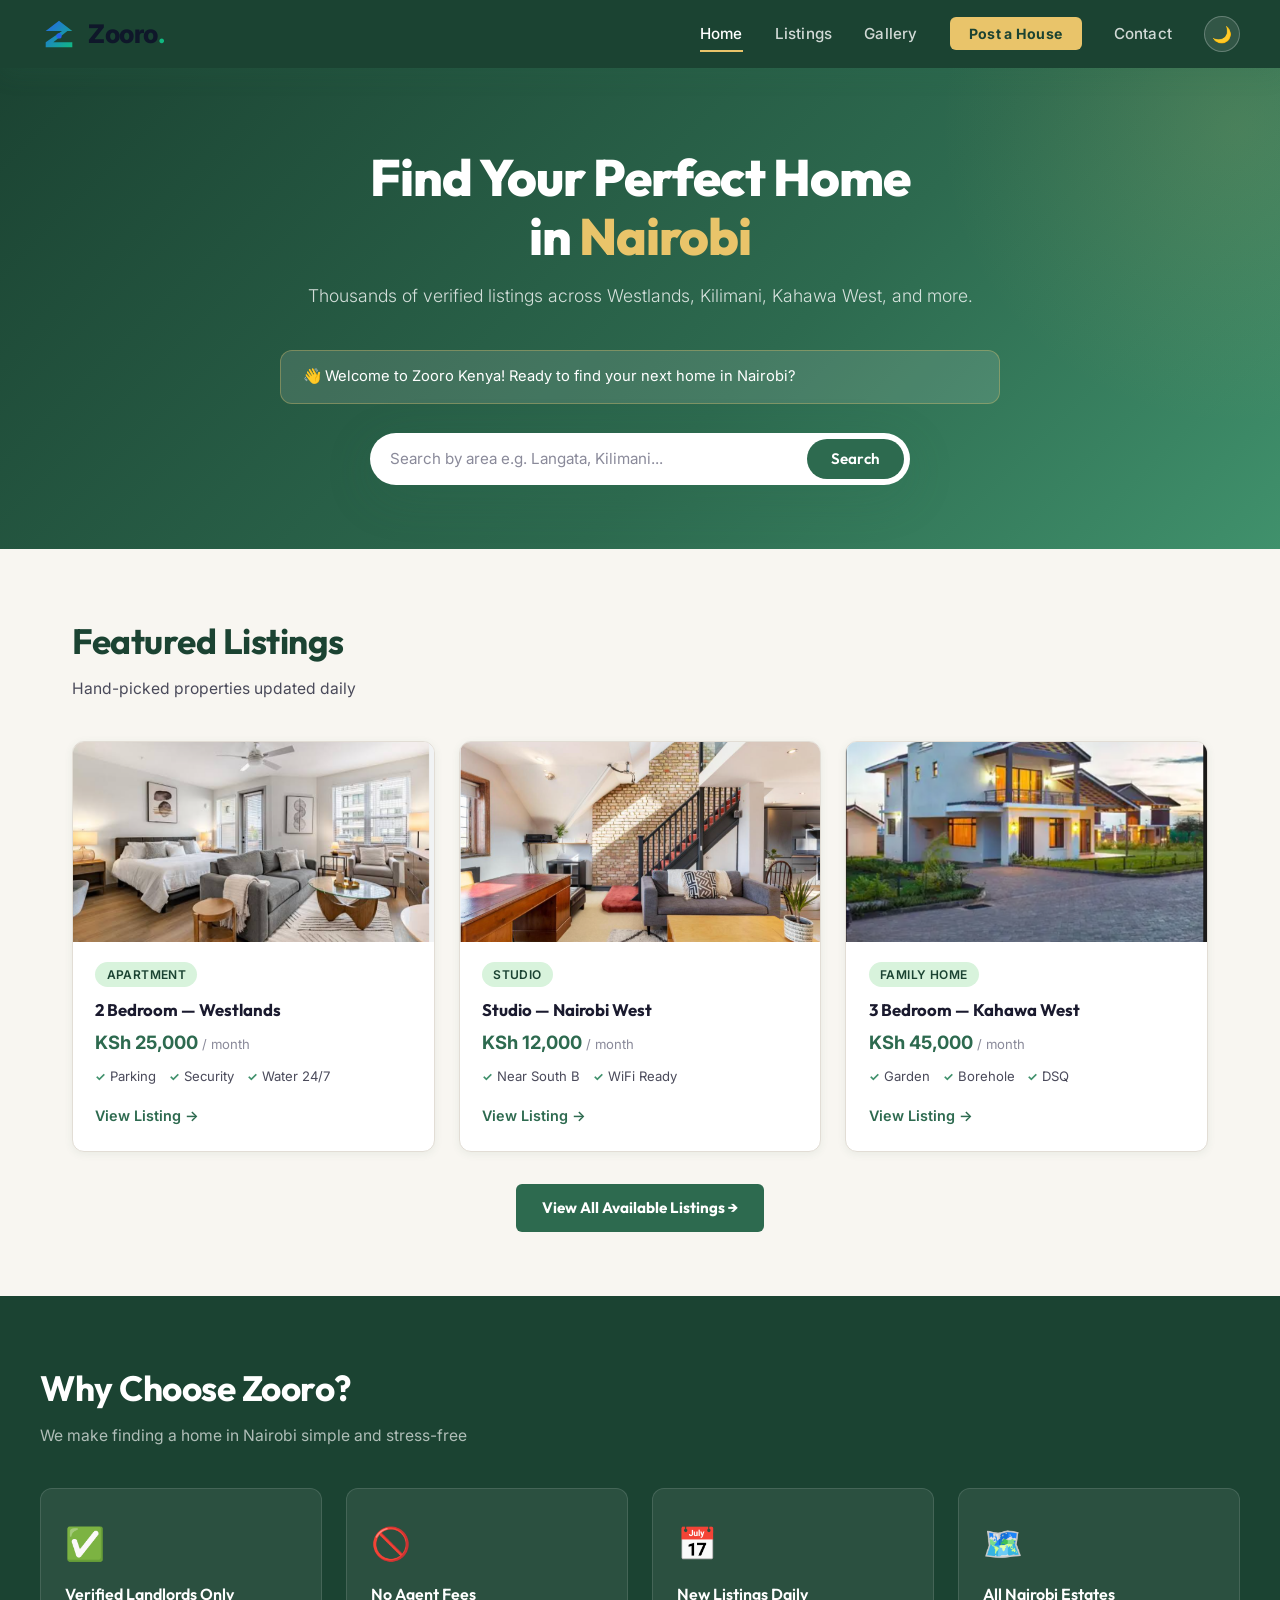
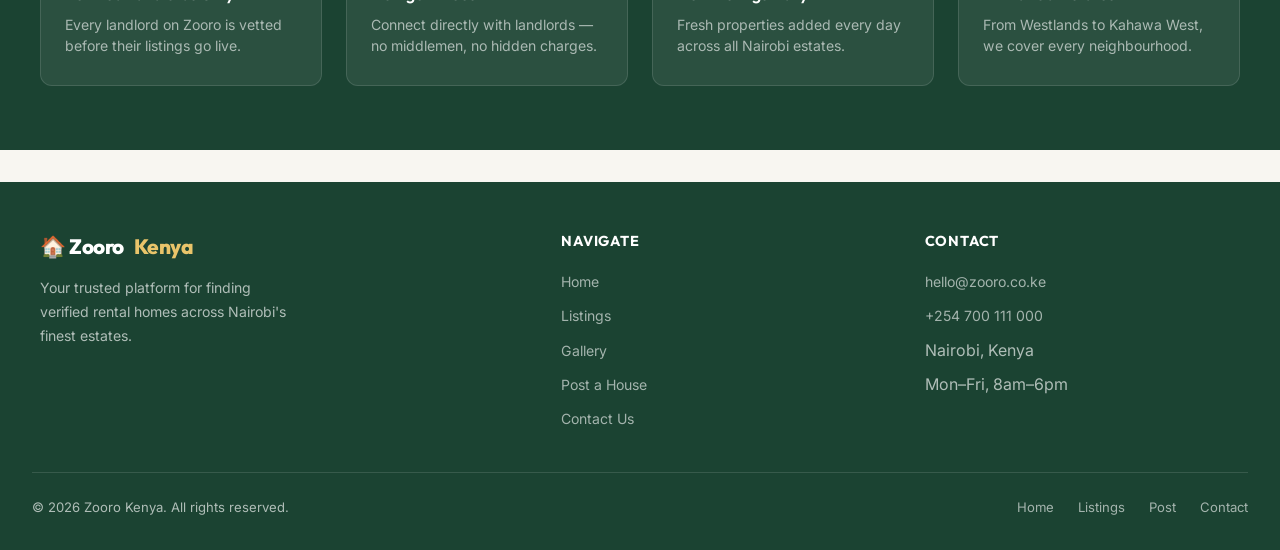
<file: index.html>
<!DOCTYPE html>
<html lang="en">
<head>
  <meta charset="UTF-8" />
  <meta name="viewport" content="width=device-width, initial-scale=1.0" />
  <title>Zooro — Find Your Home in Nairobi</title>
  <link rel="stylesheet" href="style.css" />
  <link rel="icon" type="image/svg+xml" href="favicon.svg.txt">
  
</head>
<body>

  <!-- NAVIGATION -->
  <nav>
    <div class="nav-container">
      <a href="index.html" class="brand-logo">
  <svg class="logo-svg" viewBox="0 0 100 100" xmlns="http://www.w3.org/2000/svg">
    <defs>
      <linearGradient id="zooroGradient" x1="0%" y1="0%" x2="100%" y2="100%">
        <stop offset="0%" stop-color="#2563EB" /> <!-- Modern Indigo Blue -->
        <stop offset="100%" stop-color="#10B981" /> <!-- Fresh Emerald Green -->
      </linearGradient>
    </defs>
    <!-- Roof + Z-letter combined mark -->
    <path d="M 15 42 L 50 15 L 85 42 L 72 42 L 35 72 L 85 72 L 85 85 L 15 85 L 15 72 L 58 42 Z" fill="url(#zooroGradient)" />
    <!-- Accent Door/Location Pin element -->
    <circle cx="50" cy="55" r="7" fill="#2563EB" />
  </svg>
  <span class="brand-name">Zooro<span class="brand-dot">.</span></span>
</a>
      <ul class="nav-links">
        <li><a href="index.html" class="active">Home</a></li>
        <li><a href="listings.html">Listings</a></li>
        <li><a href="gallery.html">Gallery</a></li>
        <li><a href="post_house.php" class="nav-cta">Post a House</a></li>
        <li><a href="contact.html">Contact</a></li>
      </ul>
    </div>
  </nav>

  <!-- HERO -->
  <header class="hero">
    <div class="hero-content">
      <h1>Find Your Perfect Home<br/>in <span>Nairobi</span></h1>
      <p>Thousands of verified listings across Westlands, Kilimani, Kahawa West, and more.</p>
      <form class="search-bar" action="listings.html" method="get">
        <input type="text" name="area" placeholder="Search by area e.g. Langata, Kilimani..." />
        <button type="submit">Search</button>
      </form>
    </div>
  </header>

  <!-- FEATURED LISTINGS -->
  <section>
    <h2 class="section-title">Featured Listings</h2>
    <p class="section-subtitle">Hand-picked properties updated daily</p>
    <div class="listings-grid">

      <article class="listing-card">
        <img src="house2.1.png" alt="2 bedroom house in Westlands" />
        <div class="listing-card-body">
          <span class="listing-tag">Apartment</span>
          <h3>2 Bedroom — Westlands</h3>
          <p class="listing-price">KSh 25,000 <span>/ month</span></p>
          <ul class="listing-features">
            <li>Parking</li>
            <li>Security</li>
            <li>Water 24/7</li>
          </ul>
          <a href="listings.html" class="btn-view">View Listing →</a>
        </div>
      </article>

      <article class="listing-card">
        <img src="house4.png" alt="Studio apartment near South B" />
        <div class="listing-card-body">
          <span class="listing-tag">Studio</span>
          <h3>Studio — Nairobi West</h3>
          <p class="listing-price">KSh 12,000 <span>/ month</span></p>
          <ul class="listing-features">
            <li>Near South B</li>
            <li>WiFi Ready</li>
          </ul>
          <a href="listings.html" class="btn-view">View Listing →</a>
        </div>
      </article>

      <article class="listing-card">
        <img src="house3.png" alt="3 bedroom in Kahawa West" />
        <div class="listing-card-body">
          <span class="listing-tag">Family Home</span>
          <h3>3 Bedroom — Kahawa West</h3>
          <p class="listing-price">KSh 45,000 <span>/ month</span></p>
          <ul class="listing-features">
            <li>Garden</li>
            <li>Borehole</li>
            <li>DSQ</li>
          </ul>
          <a href="listings.html" class="btn-view">View Listing →</a>
        </div>
      </article>

    </div>
    <div style="text-align:center; margin-top:2rem;">
      <a href="listings.html" class="btn-primary">View All Available Listings →</a>
    </div>
  </section>

  <!-- WHY ZOORO -->
  <div class="features-section">
    <div class="features-inner">
      <h2 class="section-title">Why Choose Zooro?</h2>
      <p class="section-subtitle">We make finding a home in Nairobi simple and stress-free</p>
      <div class="features-grid">
        <div class="feature-card">
          <div class="feature-icon">✅</div>
          <h4>Verified Landlords Only</h4>
          <p>Every landlord on Zooro is vetted before their listings go live.</p>
        </div>
        <div class="feature-card">
          <div class="feature-icon">🚫</div>
          <h4>No Agent Fees</h4>
          <p>Connect directly with landlords — no middlemen, no hidden charges.</p>
        </div>
        <div class="feature-card">
          <div class="feature-icon">📅</div>
          <h4>New Listings Daily</h4>
          <p>Fresh properties added every day across all Nairobi estates.</p>
        </div>
        <div class="feature-card">
          <div class="feature-icon">🗺️</div>
          <h4>All Nairobi Estates</h4>
          <p>From Westlands to Kahawa West, we cover every neighbourhood.</p>
        </div>
      </div>
    </div>
  </div>

  <!-- FOOTER -->
  <footer>
    <div class="footer-inner">
      <div class="footer-brand">
        <div class="nav-logo">🏠 Zooro<span style="color:var(--gold)">Kenya</span></div>
        <p>Your trusted platform for finding verified rental homes across Nairobi's finest estates.</p>
      </div>
      <div class="footer-col">
        <h5>Navigate</h5>
        <ul>
          <li><a href="index.html">Home</a></li>
          <li><a href="listings.html">Listings</a></li>
          <li><a href="gallery.html">Gallery</a></li>
          <li><a href="post_house.php">Post a House</a></li>
          <li><a href="contact.html">Contact Us</a></li>
        </ul>
      </div>
      <div class="footer-col">
        <h5>Contact</h5>
        <ul>
          <li><a href="mailto:hello@zooro.co.ke">hello@zooro.co.ke</a></li>
          <li><a href="tel:+254700111000">+254 700 111 000</a></li>
          <li><span>Nairobi, Kenya</span></li>
          <li><span>Mon–Fri, 8am–6pm</span></li>
        </ul>
      </div>
    </div>
    <div class="footer-bottom">
      <span>© 2026 Zooro Kenya. All rights reserved.</span>
      <div style="display:flex;gap:1.5rem;">
        <a href="index.html">Home</a>
        <a href="listings.html">Listings</a>
        <a href="post_house.php">Post</a>
        <a href="contact.html">Contact</a>
      </div>
    </div>
  </footer>

  <script src="script.js" defer></script>
</body>
</html>
</file>
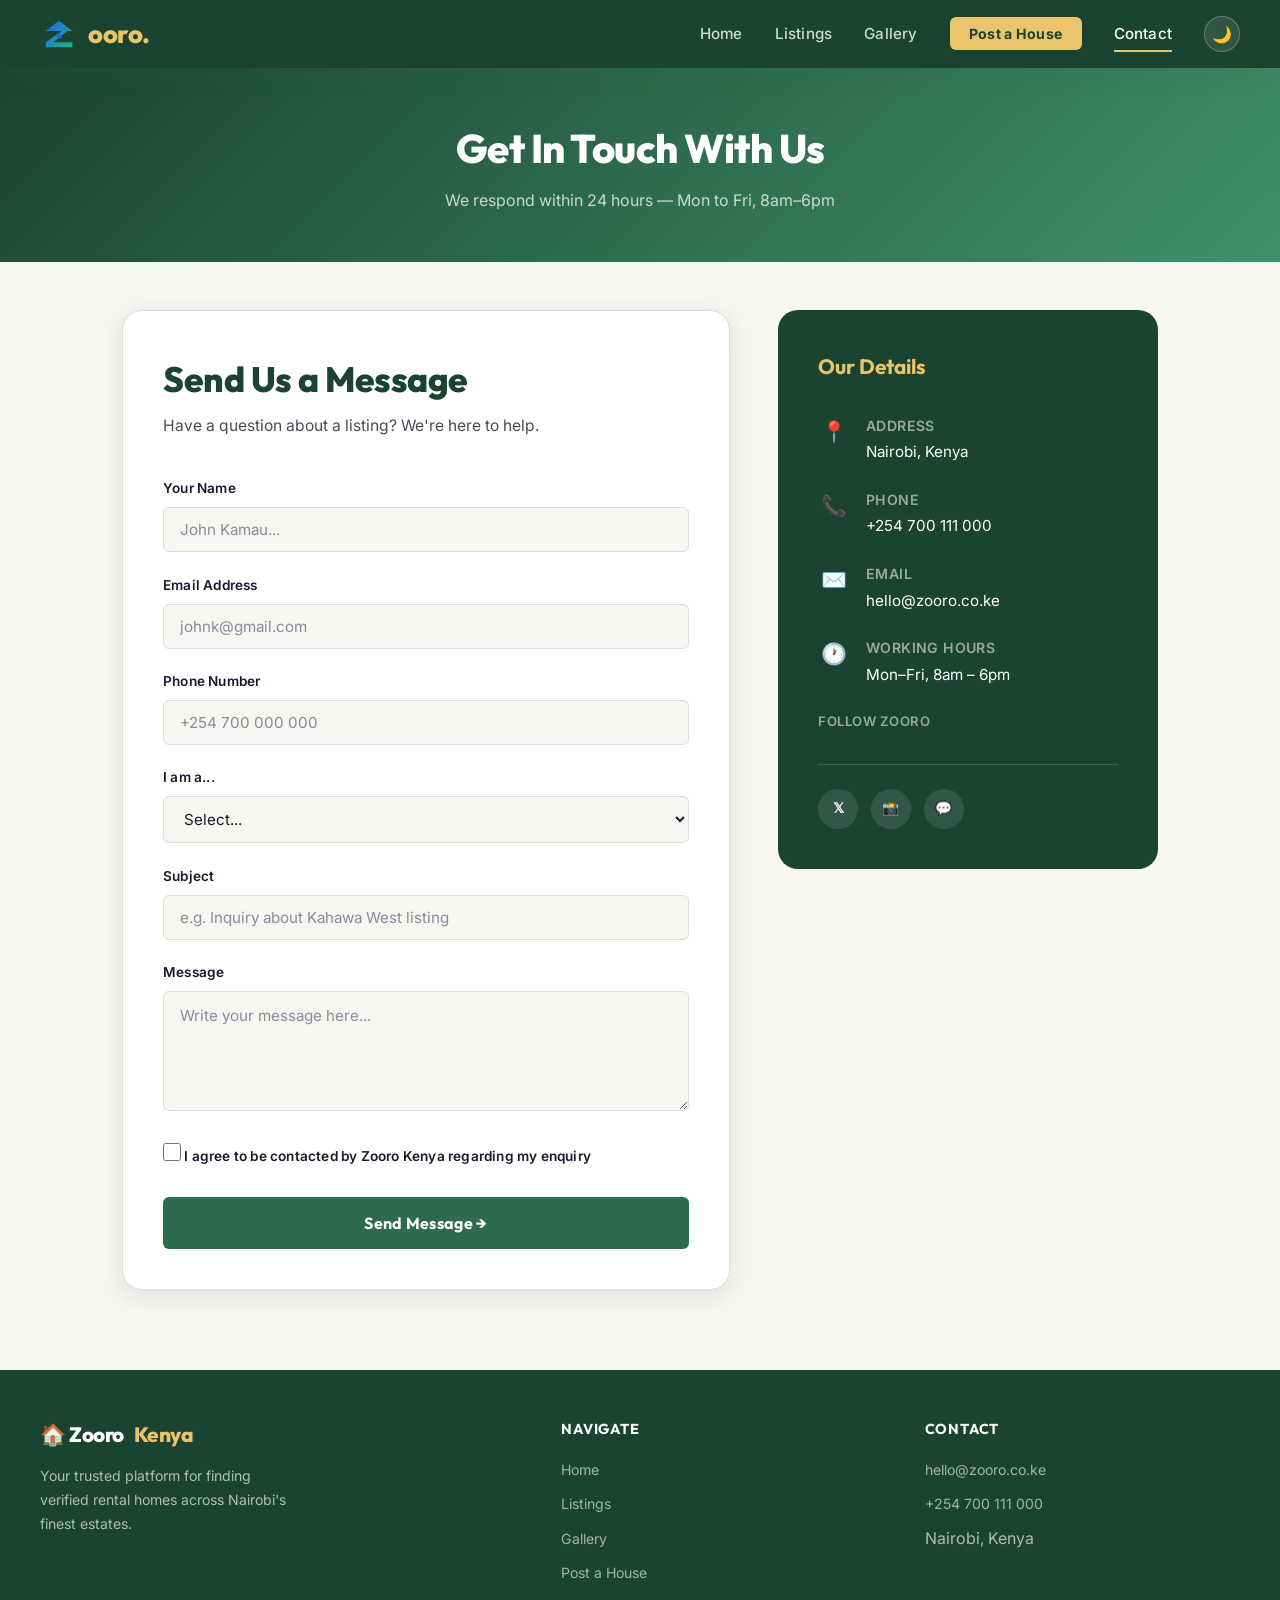
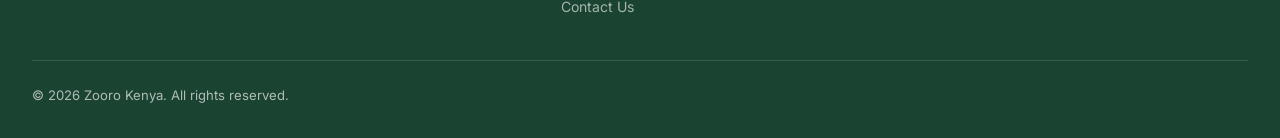
<file: contact.html>
<!DOCTYPE html>
<html lang="en">
<head>
  <meta charset="UTF-8" />
  <meta name="viewport" content="width=device-width, initial-scale=1.0" />
  <title>Contact Us — Zooro Kenya</title>
  <link rel="stylesheet" href="style.css" />
  <link rel="icon" type="image/svg+xml" href="favicon.svg.txt">
</head>
<body>

  <nav>
    <div class="nav-container">
      <a href="index.html" class="nav-logo">
       <svg class="logo-svg" viewBox="0 0 100 100" xmlns="http://www.w3.org/2000/svg">
    <defs>
      <linearGradient id="zooroGradient" x1="0%" y1="0%" x2="100%" y2="100%">
        <stop offset="0%" stop-color="#2563EB" /> <!-- Modern Indigo Blue -->
        <stop offset="100%" stop-color="#10B981" /> <!-- Fresh Emerald Green -->
      </linearGradient>
    </defs>
    <!-- Roof + Z-letter combined mark -->
    <path d="M 15 42 L 50 15 L 85 42 L 72 42 L 35 72 L 85 72 L 85 85 L 15 85 L 15 72 L 58 42 Z" fill="url(#zooroGradient)" />
    <!-- Accent Door/Location Pin element -->
    <circle cx="50" cy="55" r="7" fill="#2563EB" />
  </svg>
  <span class="brand-name">ooro<span class="brand-dot">.</span></span>
      </a>
      <ul class="nav-links">
        <li><a href="index.html">Home</a></li>
        <li><a href="listings.html">Listings</a></li>
        <li><a href="gallery.html">Gallery</a></li>
        <li><a href="post.html" class="nav-cta">Post a House</a></li>
        <li><a href="contact.html" class="active">Contact</a></li>
      </ul>
    </div>
  </nav>

  <div class="page-header">
    <h1>Get In Touch With Us</h1>
    <p>We respond within 24 hours — Mon to Fri, 8am–6pm</p>
  </div>

  <div class="contact-layout">

    <!-- CONTACT FORM -->
    <div>
      <div class="form-card">
        <div class="form-header">
          <h2>Send Us a Message</h2>
          <p>Have a question about a listing? We're here to help.</p>
        </div>

        <form action="#" method="post">

          <div class="form-group">
            <label for="name">Your Name</label>
            <input type="text" id="name" name="name"
                   placeholder="John Kamau..." required />
          </div>

          <div class="form-group">
            <label for="email">Email Address</label>
            <input type="email" id="email" name="email"
                   placeholder="johnk@gmail.com" required />
          </div>

          <div class="form-group">
            <label for="contact-phone">Phone Number</label>
            <input type="tel" id="contact-phone" name="phone"
                   placeholder="+254 700 000 000" />
          </div>

          <div class="form-group">
            <label for="user-type">I am a...</label>
            <select id="user-type" name="user_type">
              <option value="" disabled selected>Select...</option>
              <option>Tenant</option>
              <option>Landlord</option>
              <option>Other</option>
            </select>
          </div>

          <div class="form-group">
            <label for="subject">Subject</label>
            <input type="text" id="subject" name="subject"
                   placeholder="e.g. Inquiry about Kahawa West listing" />
          </div>

          <div class="form-group">
            <label for="message">Message</label>
            <textarea id="message" name="message"
                      placeholder="Write your message here..." required></textarea>
          </div>

          <div class="form-group">
            <label class="checkbox-label">
              <input type="checkbox" name="agree" required />
              I agree to be contacted by Zooro Kenya regarding my enquiry
            </label>
          </div>

          <button type="submit" class="btn-submit">Send Message →</button>

        </form>
      </div>
    </div>

    <!-- OUR DETAILS SIDEBAR -->
    <div>
      <div class="contact-details-card">
        <h3>Our Details</h3>

        <address style="font-style:normal;">
          <div class="contact-item">
            <span class="contact-item-icon">📍</span>
            <div class="contact-item-text">
              <p>Address</p>
              <span>Nairobi, Kenya</span>
            </div>
          </div>

          <div class="contact-item">
            <span class="contact-item-icon">📞</span>
            <div class="contact-item-text">
              <p>Phone</p>
              <a href="tel:+254700111000">+254 700 111 000</a>
            </div>
          </div>

          <div class="contact-item">
            <span class="contact-item-icon">✉️</span>
            <div class="contact-item-text">
              <p>Email</p>
              <a href="mailto:hello@zooro.co.ke">hello@zooro.co.ke</a>
            </div>
          </div>

          <div class="contact-item">
            <span class="contact-item-icon">🕐</span>
            <div class="contact-item-text">
              <p>Working Hours</p>
              <span>Mon–Fri, 8am – 6pm</span>
            </div>
          </div>
        </address>

        <div>
          <p style="color:rgba(255,255,255,0.55); font-size:0.82rem; text-transform:uppercase;
                    font-weight:600; letter-spacing:0.5px; margin-bottom:0.8rem;">
            Follow Zooro
          </p>
          <div class="social-links">
            <a href="#" class="social-link" aria-label="Twitter">𝕏</a>
            <a href="#" class="social-link" aria-label="Instagram">📸</a>
            <a href="#" class="social-link" aria-label="WhatsApp">💬</a>
          </div>
        </div>
      </div>
    </div>

  </div>

  <footer>
    <div class="footer-inner">
      <div class="footer-brand">
        <div class="nav-logo">🏠 Zooro<span style="color:var(--gold)">Kenya</span></div>
        <p>Your trusted platform for finding verified rental homes across Nairobi's finest estates.</p>
      </div>
      <div class="footer-col">
        <h5>Navigate</h5>
        <ul>
          <li><a href="index.html">Home</a></li>
          <li><a href="listings.html">Listings</a></li>
          <li><a href="gallery.html">Gallery</a></li>
          <li><a href="post.html">Post a House</a></li>
          <li><a href="contact.html">Contact Us</a></li>
        </ul>
      </div>
      <div class="footer-col">
        <h5>Contact</h5>
        <ul>
          <li><a href="mailto:hello@zooro.co.ke">hello@zooro.co.ke</a></li>
          <li><a href="tel:+254700111000">+254 700 111 000</a></li>
          <li><span>Nairobi, Kenya</span></li>
        </ul>
      </div>
    </div>
    <div class="footer-bottom">
      <span>© 2026 Zooro Kenya. All rights reserved.</span>
    </div>
  </footer>

  <script src="script.js" defer></script>
</body>
</html>
</file>
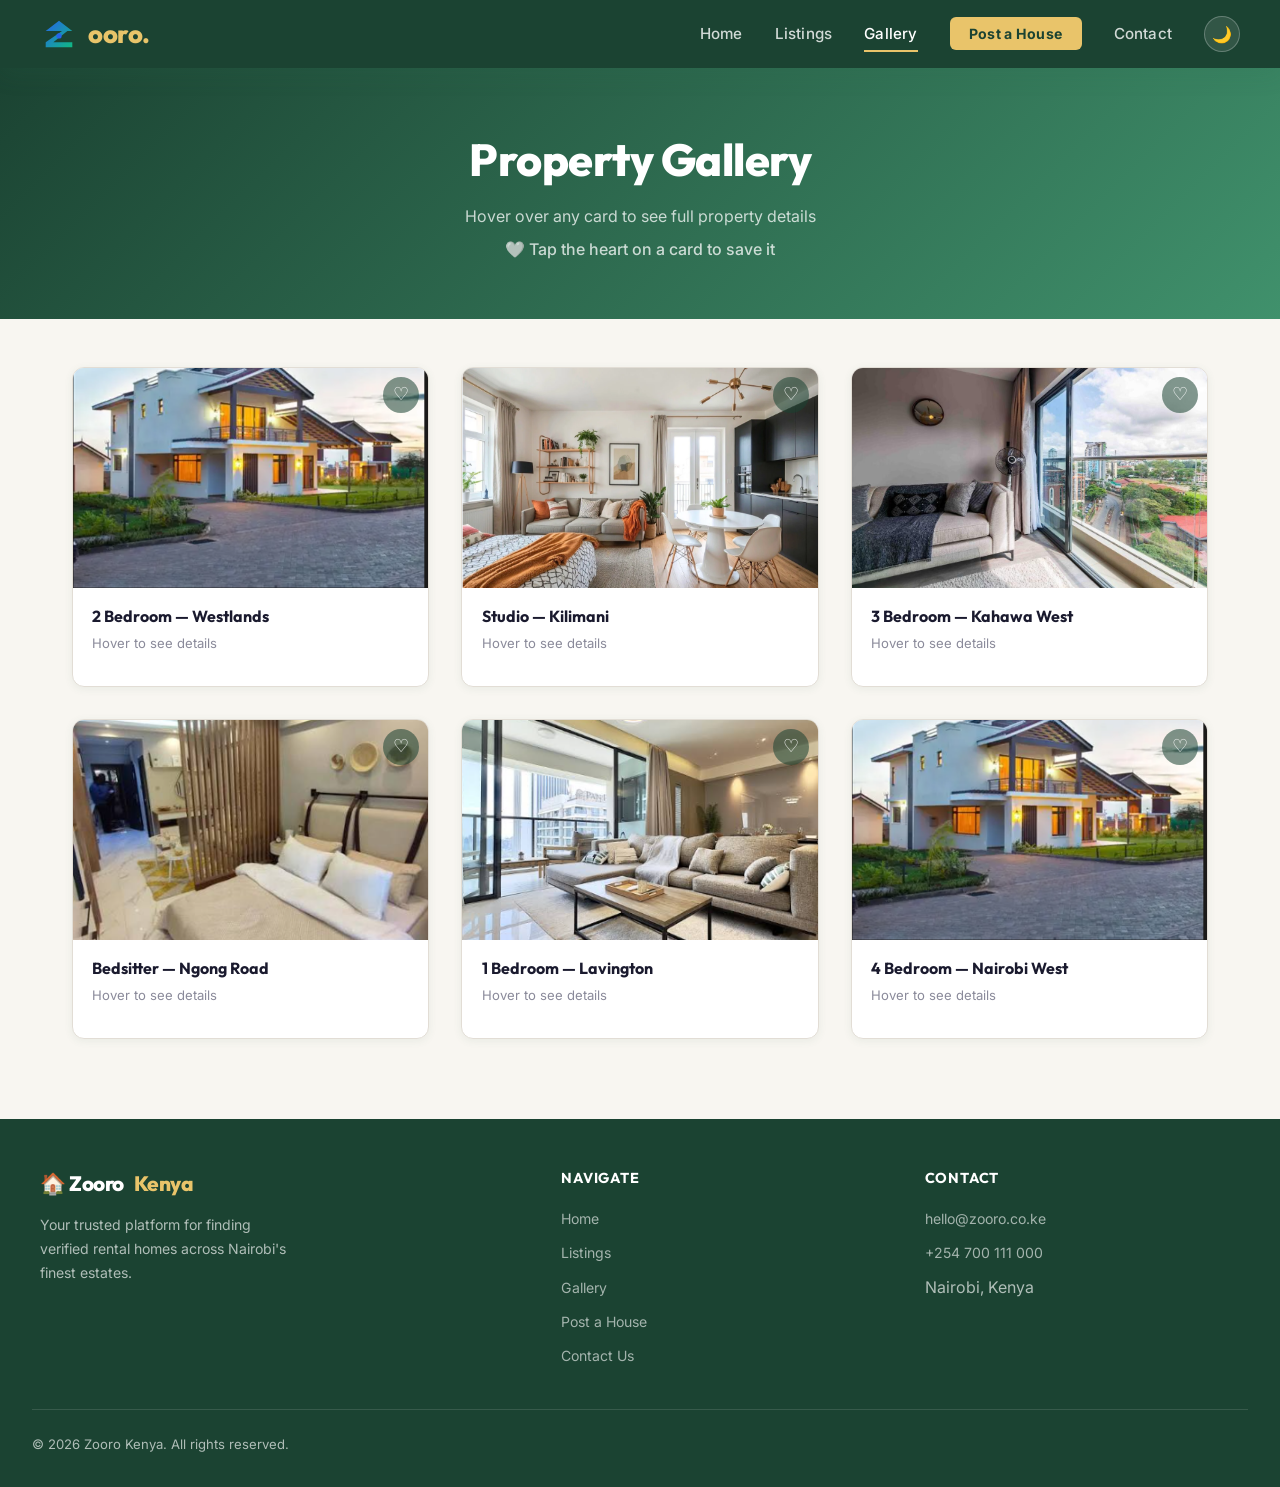
<file: gallery.html>
<!DOCTYPE html>
<html lang="en">
<head>
  <meta charset="UTF-8" />
  <meta name="viewport" content="width=device-width, initial-scale=1.0" />
  <title>Gallery — Zooro Kenya</title>
  <link rel="stylesheet" href="style.css" />
  <link rel="icon" type="image/svg+xml" href="favicon.svg.txt">
</head>
<body>

  <nav>
    <div class="nav-container">
      <a href="index.html" class="nav-logo">
       <svg class="logo-svg" viewBox="0 0 100 100" xmlns="http://www.w3.org/2000/svg">
    <defs>
      <linearGradient id="zooroGradient" x1="0%" y1="0%" x2="100%" y2="100%">
        <stop offset="0%" stop-color="#2563EB" /> <!-- Modern Indigo Blue -->
        <stop offset="100%" stop-color="#10B981" /> <!-- Fresh Emerald Green -->
      </linearGradient>
    </defs>
    <!-- Roof + Z-letter combined mark -->
    <path d="M 15 42 L 50 15 L 85 42 L 72 42 L 35 72 L 85 72 L 85 85 L 15 85 L 15 72 L 58 42 Z" fill="url(#zooroGradient)" />
    <!-- Accent Door/Location Pin element -->
    <circle cx="50" cy="55" r="7" fill="#2563EB" />
  </svg>
  <span class="brand-name">ooro<span class="brand-dot">.</span></span>
      </a>
      <ul class="nav-links">
        <li><a href="index.html">Home</a></li>
        <li><a href="listings.html">Listings</a></li>
        <li><a href="gallery.html" class="active">Gallery</a></li>
        <li><a href="post.html" class="nav-cta">Post a House</a></li>
        <li><a href="contact.html">Contact</a></li>
      </ul>
    </div>
  </nav>

  <div class="gallery-hero">
    <h1>Property Gallery</h1>
    <p>Hover over any card to see full property details</p>
  </div>

  <div class="gallery-grid">

    <div class="flip-card">
      <div class="flip-card-inner">
        <div class="flip-card-front">
          <img src="house3.png" alt="Westlands Apartment" />
          <div class="card-caption">
            <h4>2 Bedroom — Westlands</h4>
            <p>Hover to see details</p>
          </div>
        </div>
        <div class="flip-card-back">
          <div class="back-icon">🏢</div>
          <h4>2 Bedroom Apartment</h4>
          <div class="back-price">KSh 25,000/mo</div>
          <p>Spacious unit with parking, 24/7 security and uninterrupted water supply.</p>
          <a href="listings.html">View Listing</a>
        </div>
      </div>
    </div>

    <div class="flip-card">
      <div class="flip-card-inner">
        <div class="flip-card-front">
          <img src="house00.png" alt="Kilimani Studio" />
          <div class="card-caption">
            <h4>Studio — Kilimani</h4>
            <p>Hover to see details</p>
          </div>
        </div>
        <div class="flip-card-back">
          <div class="back-icon">🏠</div>
          <h4>Studio Apartment</h4>
          <div class="back-price">KSh 12,000/mo</div>
          <p>Cosy studio near Yaya Centre. WiFi-ready, walking distance to matatus.</p>
          <a href="listings.html">View Listing</a>
        </div>
      </div>
    </div>

    <div class="flip-card">
      <div class="flip-card-inner">
        <div class="flip-card-front">
          <img src="house4.1.png" alt="Kahawa West Family Home" />
          <div class="card-caption">
            <h4>3 Bedroom — Kahawa West</h4>
            <p>Hover to see details</p>
          </div>
        </div>
        <div class="flip-card-back">
          <div class="back-icon">🏡</div>
          <h4>3 Bedroom Family Home</h4>
          <div class="back-price">KSh 45,000/mo</div>
          <p>Large garden, borehole water, DSQ, and ample parking. Ideal for families.</p>
          <a href="listings.html">View Listing</a>
        </div>
      </div>
    </div>

    <div class="flip-card">
      <div class="flip-card-inner">
        <div class="flip-card-front">
          <img src="house1.png" alt="Bedsitter Ngong Road" />
          <div class="card-caption">
            <h4>Bedsitter — Ngong Road</h4>
            <p>Hover to see details</p>
          </div>
        </div>
        <div class="flip-card-back">
          <div class="back-icon">🛏️</div>
          <h4>Bedsitter</h4>
          <div class="back-price">KSh 8,000/mo</div>
          <p>Compact and affordable. Electricity prepaid, water included. Available now.</p>
          <a href="listings.html">View Listing</a>
        </div>
      </div>
    </div>

    <div class="flip-card">
      <div class="flip-card-inner">
        <div class="flip-card-front">
          <img src="house0.1.png" alt="1 Bedroom Lavington" />
          <div class="card-caption">
            <h4>1 Bedroom — Lavington</h4>
            <p>Hover to see details</p>
          </div>
        </div>
        <div class="flip-card-back">
          <div class="back-icon">🏘️</div>
          <h4>1 Bedroom Apartment</h4>
          <div class="back-price">KSh 22,000/mo</div>
          <p>Quiet neighbourhood, fitted kitchen, balcony with Nairobi skyline view.</p>
          <a href="listings.html">View Listing</a>
        </div>
      </div>
    </div>

    <div class="flip-card">
      <div class="flip-card-inner">
        <div class="flip-card-front">
          <img src="house3.png" alt="4 Bedroom Nairobi West" />
          <div class="card-caption">
            <h4>4 Bedroom — Nairobi West</h4>
            <p>Hover to see details</p>
          </div>
        </div>
        <div class="flip-card-back">
          <div class="back-icon">🏠</div>
            <img src="house5.1.png" alt="4 Bedroom Nairobi West" />
          <h4>4 Bedroom Maisonette</h4>
          <div class="back-price">KSh 45,000/mo</div>
          <p>Corner unit maisonette, 2 bathrooms, servant's quarter, gated community.</p>
          <a href="listings.html">View Listing</a>
        </div>
      </div>
    </div>

  </div>

  <footer>
    <div class="footer-inner">
      <div class="footer-brand">
        <div class="nav-logo">🏠 Zooro<span style="color:var(--gold)">Kenya</span></div>
        <p>Your trusted platform for finding verified rental homes across Nairobi's finest estates.</p>
      </div>
      <div class="footer-col">
        <h5>Navigate</h5>
        <ul>
          <li><a href="index.html">Home</a></li>
          <li><a href="listings.html">Listings</a></li>
          <li><a href="gallery.html">Gallery</a></li>
          <li><a href="post.html">Post a House</a></li>
          <li><a href="contact.html">Contact Us</a></li>
        </ul>
      </div>
      <div class="footer-col">
        <h5>Contact</h5>
        <ul>
          <li><a href="mailto:hello@zooro.co.ke">hello@zooro.co.ke</a></li>
          <li><a href="tel:+254700111000">+254 700 111 000</a></li>
          <li><span>Nairobi, Kenya</span></li>
        </ul>
      </div>
    </div>
    <div class="footer-bottom">
      <span>© 2026 Zooro Kenya. All rights reserved.</span>
    </div>
  </footer>

  <script src="script.js" defer></script>
</body>
</html>
</file>
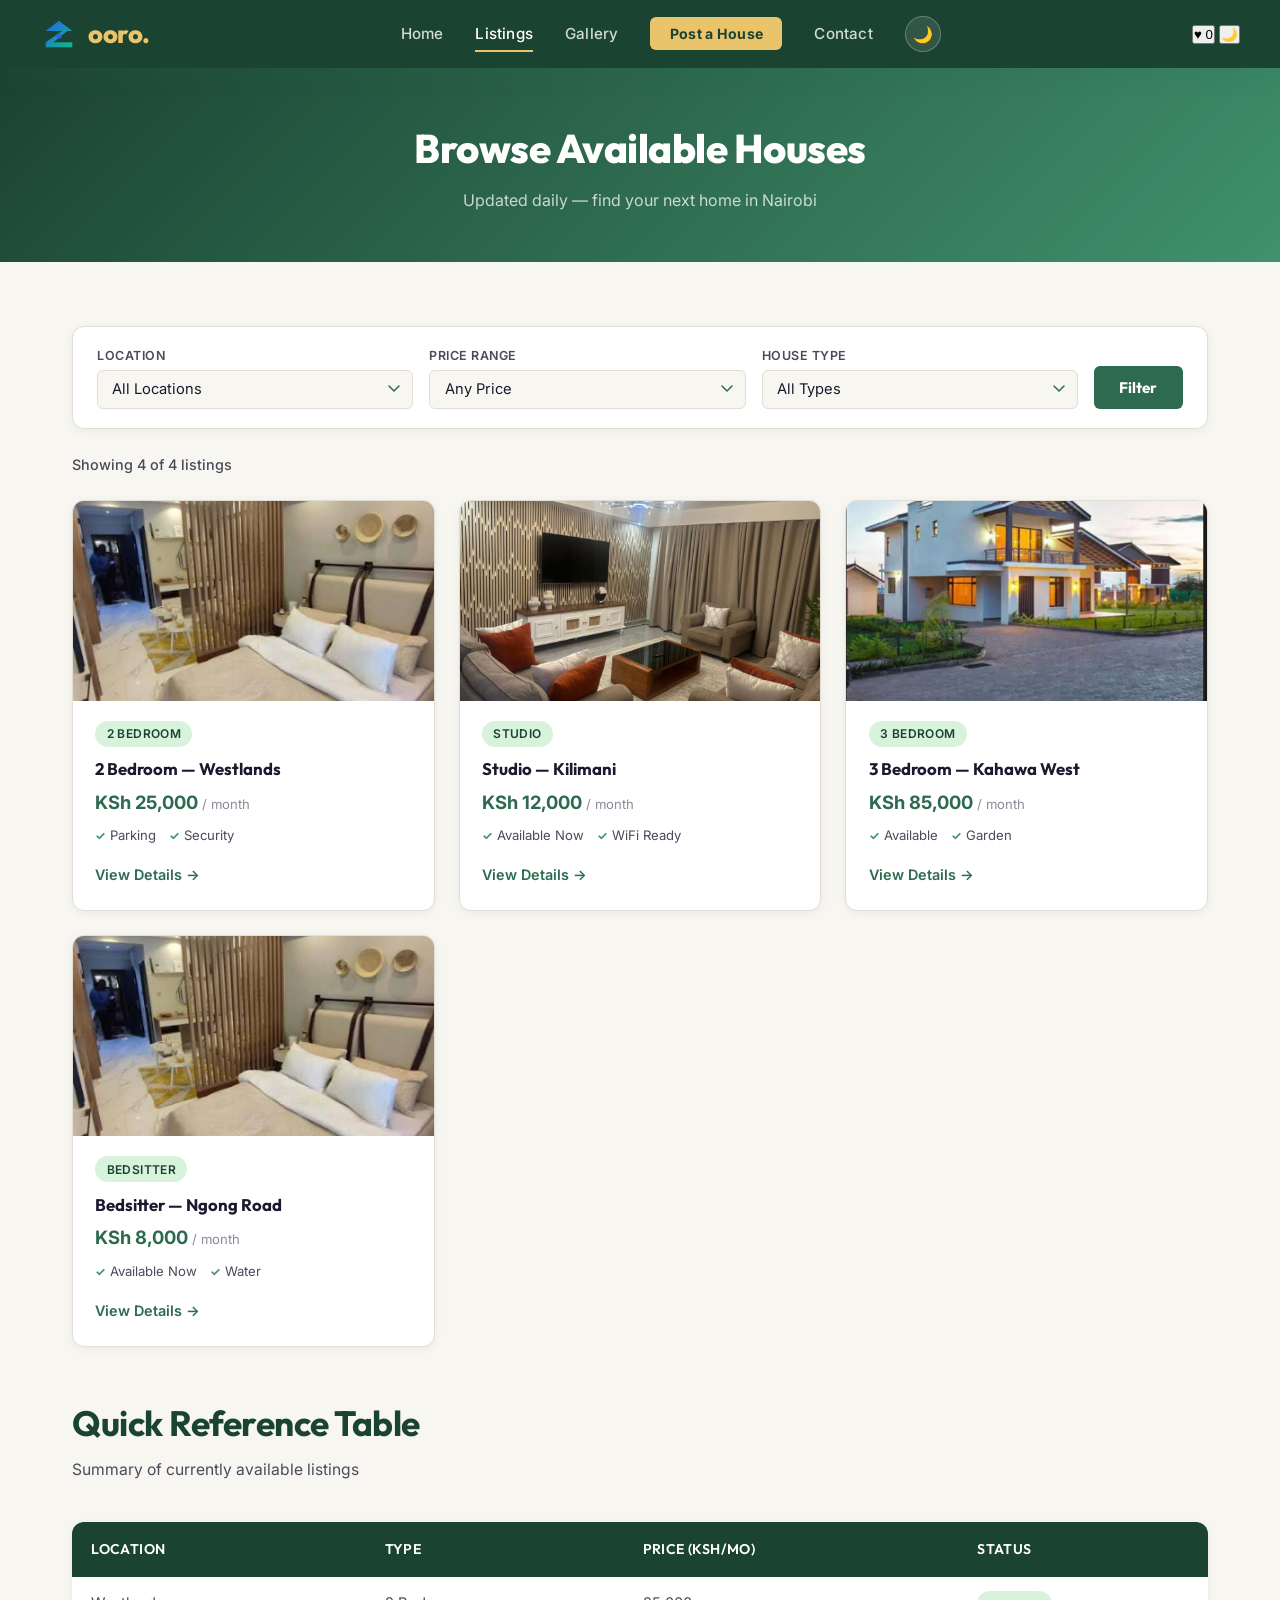
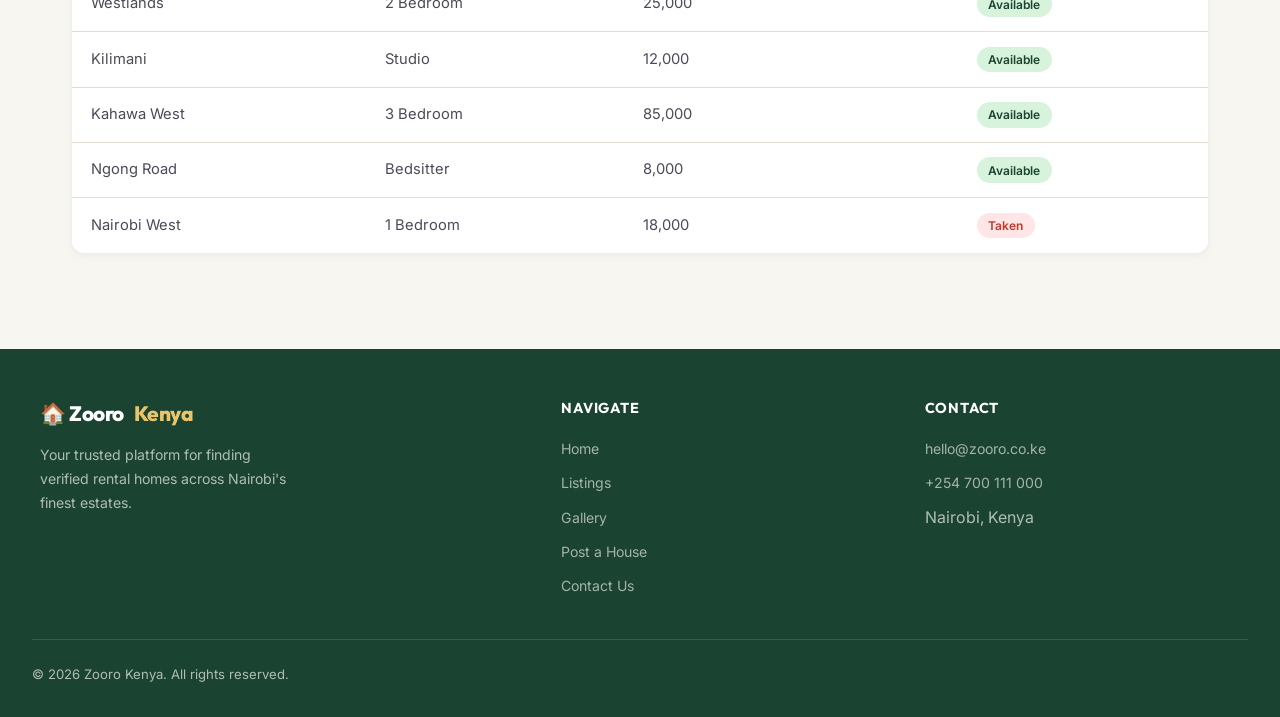
<file: listings.html>
<!DOCTYPE html>
<html lang="en">
<head>
  <meta charset="UTF-8" />
  <meta name="viewport" content="width=device-width, initial-scale=1.0" />
  <title>Listings — Zooro Kenya</title>
  <link rel="stylesheet" href="style.css" />
  <link rel="icon" type="image/svg+xml" href="favicon.svg.txt">
</head>
<body>

  <nav>
    <div class="nav-container">
      <a href="index.html" class="nav-logo">
        <svg class="logo-svg" viewBox="0 0 100 100" xmlns="http://www.w3.org/2000/svg">
    <defs>
      <linearGradient id="zooroGradient" x1="0%" y1="0%" x2="100%" y2="100%">
        <stop offset="0%" stop-color="#2563EB" /> <!-- Modern Indigo Blue -->
        <stop offset="100%" stop-color="#10B981" /> <!-- Fresh Emerald Green -->
      </linearGradient>
    </defs>
    <!-- Roof + Z-letter combined mark -->
    <path d="M 15 42 L 50 15 L 85 42 L 72 42 L 35 72 L 85 72 L 85 85 L 15 85 L 15 72 L 58 42 Z" fill="url(#zooroGradient)" />
    <!-- Accent Door/Location Pin element -->
    <circle cx="50" cy="55" r="7" fill="#2563EB" />
  </svg>
  <span class="brand-name">ooro<span class="brand-dot">.</span></span>
      </a>
      <ul class="nav-links">
        <li><a href="index.html">Home</a></li>
        <li><a href="listings.html" class="active">Listings</a></li>
        <li><a href="gallery.html">Gallery</a></li>
        <li><a href="post.html" class="nav-cta">Post a House</a></li>
        <li><a href="contact.html">Contact</a></li>
      </ul>
      <div class="nav-actions">
        <span id="user-greeting" class="user-greeting"></span>
        <button id="favorites-btn" class="favorites-btn" title="Saved listings"><span class="heart-icon">♥</span> <span id="favorites-count">0</span></button>
        <button id="theme-toggle" class="theme-toggle-btn" aria-label="Toggle dark mode" title="Toggle dark mode">🌙</button>
      </div>
    </div>
  </nav>

  <div class="page-header">
    <h1>Browse Available Houses</h1>
    <p>Updated daily — find your next home in Nairobi</p>
  </div>

  <section>

    <!-- FILTER BAR -->
    <form class="filter-bar" action="#" method="get">
      <div class="filter-group">
        <label for="location">Location</label>
        <select id="location" name="location">
          <option value="">All Locations</option>
          <option>Westlands</option>
          <option>Kilimani</option>
          <option>Kahawa West</option>
          <option>Ngong Road</option>
          <option>Nairobi West</option>
          <option>Lavington</option>
        </select>
      </div>
      <div class="filter-group">
        <label for="price">Price Range</label>
        <select id="price" name="price">
          <option value="">Any Price</option>
          <option>Under KSh 10,000</option>
          <option>KSh 10,000 – 20,000</option>
          <option>KSh 20,000 – 40,000</option>
          <option>KSh 40,000+</option>
        </select>
      </div>
      <div class="filter-group">
        <label for="type">House Type</label>
        <select id="type" name="type">
          <option value="">All Types</option>
          <option>Bedsitter</option>
          <option>Studio</option>
          <option>1 Bedroom</option>
          <option>2 Bedroom</option>
          <option>3 Bedroom</option>
        </select>
      </div>
      <button type="submit" class="btn-primary" style="align-self:flex-end;">Filter</button>
    </form>

    <!-- LISTINGS GRID -->
    <div class="listings-grid">

      <article class="listing-card" data-listing-id="listings-westlands-2br">
        <button class="favorite-btn" aria-label="Save to favorites">♡</button>
        <img src="house1.png" alt="2 bedroom Westlands" />
        <div class="listing-card-body">
          <span class="listing-tag">2 Bedroom</span>
          <h3>2 Bedroom — Westlands</h3>
          <p class="listing-price">KSh 25,000 <span>/ month</span></p>
          <ul class="listing-features">
            <li>Parking</li><li>Security</li>
          </ul>
          <a href="#" class="btn-view">View Details →</a>
        </div>
      </article>

      <article class="listing-card" data-listing-id="listings-kilimani-studio">
        <button class="favorite-btn" aria-label="Save to favorites">♡</button>
        <img src="house2.png" alt="Studio Kilimani" />
        <div class="listing-card-body">
          <span class="listing-tag">Studio</span>
          <h3>Studio — Kilimani</h3>
          <p class="listing-price">KSh 12,000 <span>/ month</span></p>
          <ul class="listing-features">
            <li>Available Now</li><li>WiFi Ready</li>
          </ul>
          <a href="#" class="btn-view">View Details →</a>
        </div>
      </article>

      <article class="listing-card" data-listing-id="listings-kahawa-west-3br">
        <button class="favorite-btn" aria-label="Save to favorites">♡</button>
        <img src="house3.png" alt="3 bedroom Kahawa West" />
        <div class="listing-card-body">
          <span class="listing-tag">3 Bedroom</span>
          <h3>3 Bedroom — Kahawa West</h3>
          <p class="listing-price">KSh 85,000 <span>/ month</span></p>
          <ul class="listing-features">
            <li>Available</li><li>Garden</li>
          </ul>
          <a href="#" class="btn-view">View Details →</a>
        </div>
      </article>

      <article class="listing-card" data-listing-id="listings-ngong-road-bedsitter">
        <button class="favorite-btn" aria-label="Save to favorites">♡</button>
        <img src="house1.png" alt="Bedsitter Ngong Road" />
        <div class="listing-card-body">
          <span class="listing-tag">Bedsitter</span>
          <h3>Bedsitter — Ngong Road</h3>
          <p class="listing-price">KSh 8,000 <span>/ month</span></p>
          <ul class="listing-features">
            <li>Available Now</li><li>Water</li>
          </ul>
          <a href="#" class="btn-view">View Details →</a>
        </div>
      </article>

    </div>

    <!-- BONUS: SUMMARY TABLE -->
    <h2 class="section-title" style="margin-top:3rem;">Quick Reference Table</h2>
    <p class="section-subtitle">Summary of currently available listings</p>
    <table class="summary-table">
      <thead>
        <tr>
          <th>Location</th>
          <th>Type</th>
          <th>Price (KSh/mo)</th>
          <th>Status</th>
        </tr>
      </thead>
      <tbody>
        <tr>
          <td>Westlands</td>
          <td>2 Bedroom</td>
          <td>25,000</td>
          <td><span class="status-badge available">Available</span></td>
        </tr>
        <tr>
          <td>Kilimani</td>
          <td>Studio</td>
          <td>12,000</td>
          <td><span class="status-badge available">Available</span></td>
        </tr>
        <tr>
          <td>Kahawa West</td>
          <td>3 Bedroom</td>
          <td>85,000</td>
          <td><span class="status-badge available">Available</span></td>
        </tr>
        <tr>
          <td>Ngong Road</td>
          <td>Bedsitter</td>
          <td>8,000</td>
          <td><span class="status-badge available">Available</span></td>
        </tr>
        <tr>
          <td>Nairobi West</td>
          <td>1 Bedroom</td>
          <td>18,000</td>
          <td><span class="status-badge taken">Taken</span></td>
        </tr>
      </tbody>
    </table>

  </section>

  <footer>
    <div class="footer-inner">
      <div class="footer-brand">
        <div class="nav-logo">🏠 Zooro<span style="color:var(--gold)">Kenya</span></div>
        <p>Your trusted platform for finding verified rental homes across Nairobi's finest estates.</p>
      </div>
      <div class="footer-col">
        <h5>Navigate</h5>
        <ul>
          <li><a href="index.html">Home</a></li>
          <li><a href="listings.html">Listings</a></li>
          <li><a href="gallery.html">Gallery</a></li>
          <li><a href="post.html">Post a House</a></li>
          <li><a href="contact.html">Contact Us</a></li>
        </ul>
      </div>
      <div class="footer-col">
        <h5>Contact</h5>
        <ul>
          <li><a href="mailto:hello@zooro.co.ke">hello@zooro.co.ke</a></li>
          <li><a href="tel:+254700111000">+254 700 111 000</a></li>
          <li><span>Nairobi, Kenya</span></li>
        </ul>
      </div>
    </div>
    <div class="footer-bottom">
      <span>© 2026 Zooro Kenya. All rights reserved.</span>
    </div>
  </footer>

  <script src="script.js" defer></script>
</body>
</html>
</file>
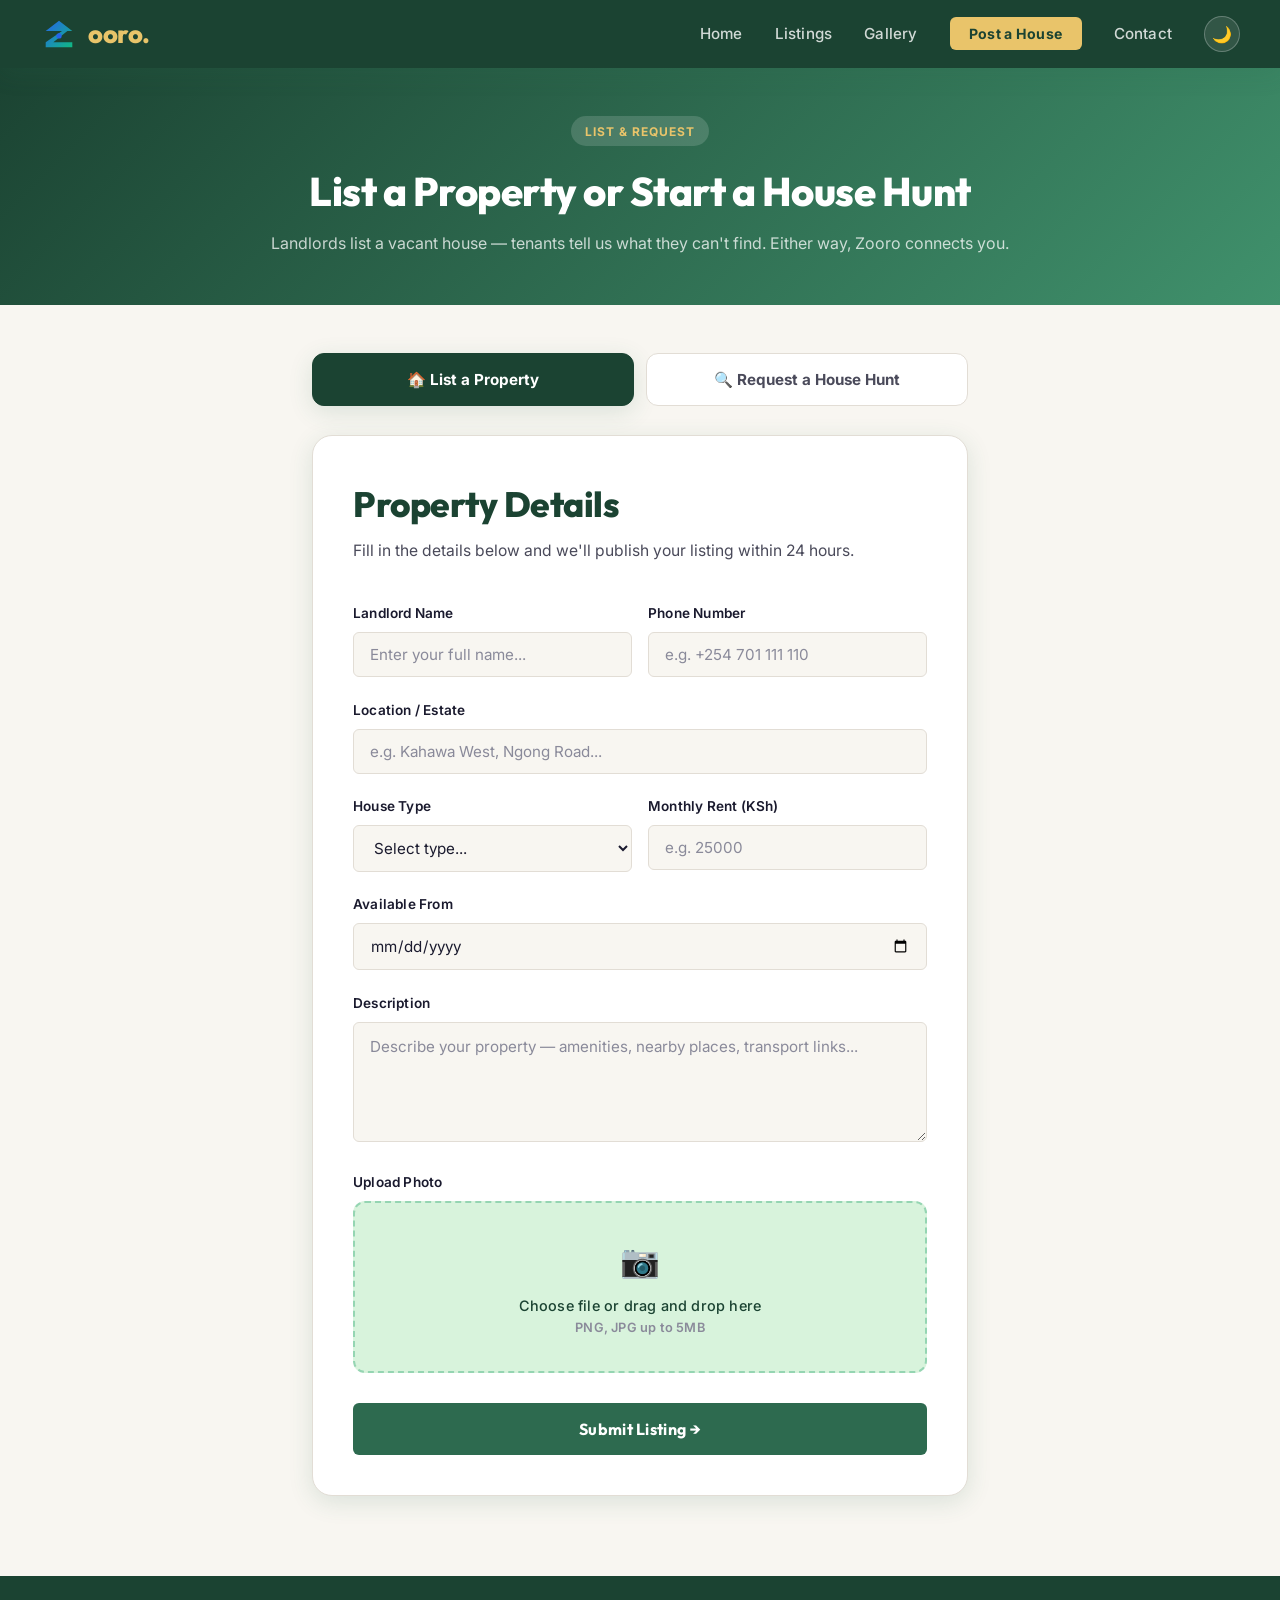
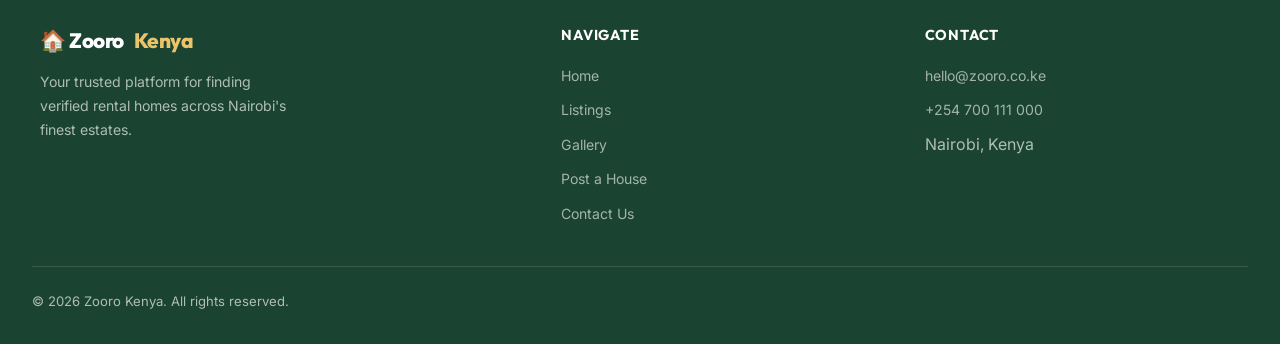
<file: post.html>
<!DOCTYPE html>
<html lang="en">
<head>
  <meta charset="UTF-8" />
  <meta name="viewport" content="width=device-width, initial-scale=1.0" />
  <title>Post a House &amp; House Hunt Requests — Zooro Kenya</title>
  <link rel="stylesheet" href="style.css" />
</head>
<body>

  <nav>
    <div class="nav-container">
      <a href="index.html" class="nav-logo">
        <svg class="logo-svg" viewBox="0 0 100 100" xmlns="http://www.w3.org/2000/svg">
          <defs>
            <linearGradient id="zooroGradient" x1="0%" y1="0%" x2="100%" y2="100%">
              <stop offset="0%" stop-color="#2563EB" /> <!-- Modern Indigo Blue -->
              <stop offset="100%" stop-color="#10B981" /> <!-- Fresh Emerald Green -->
            </linearGradient>
          </defs>
          <!-- Roof + Z-letter combined mark -->
          <path d="M 15 42 L 50 15 L 85 42 L 72 42 L 35 72 L 85 72 L 85 85 L 15 85 L 15 72 L 58 42 Z" fill="url(#zooroGradient)" />
          <!-- Accent Door/Location Pin element -->
          <circle cx="50" cy="55" r="7" fill="#2563EB" />
        </svg>
        <span class="brand-name">ooro<span class="brand-dot">.</span></span>
      </a>
      <ul class="nav-links">
        <li><a href="index.html">Home</a></li>
        <li><a href="listings.html">Listings</a></li>
        <li><a href="gallery.html">Gallery</a></li>
        <li><a href="post.html" class="nav-cta active">Post a House</a></li>
        <li><a href="contact.html">Contact</a></li>
      </ul>
    </div>
  </nav>

  <div class="page-header">
    <span class="page-eyebrow">List &amp; Request</span>
    <h1>List a Property or Start a House Hunt</h1>
    <p>Landlords list a vacant house — tenants tell us what they can't find. Either way, Zooro connects you.</p>
  </div>

  <div class="form-section">

    <!-- TOGGLE TABS -->
    <div class="form-toggle" role="tablist">
      <button type="button" id="tab-landlord" class="toggle-tab active" role="tab" aria-selected="true">
        🏠 List a Property
      </button>
      <button type="button" id="tab-hunt" class="toggle-tab" role="tab" aria-selected="false">
        🔍 Request a House Hunt
      </button>
    </div>

    <!-- PANEL 1: LANDLORD — LIST A PROPERTY -->
    <div id="panel-landlord" class="form-panel">
      <div class="form-card">
        <div class="form-header">
          <h2>Property Details</h2>
          <p>Fill in the details below and we'll publish your listing within 24 hours.</p>
        </div>

        <!-- Action connects to process_listing.php with multipart encoding for image upload -->
        <form action="post.php" method="POST" enctype="multipart/form-data">

          <div class="form-row">
            <div class="form-group">
              <label for="landlord-name">Landlord Name</label>
              <input type="text" id="landlord-name" name="landlord_name"
                     placeholder="Enter your full name..." required />
            </div>
            <div class="form-group">
              <label for="phone">Phone Number</label>
              <input type="tel" id="phone" name="phone"
                     placeholder="e.g. +254 701 111 110" required />
            </div>
          </div>

          <div class="form-group">
            <label for="location">Location / Estate</label>
            <input type="text" id="location" name="location"
                   placeholder="e.g. Kahawa West, Ngong Road..." required />
          </div>

          <div class="form-row">
            <div class="form-group">
              <label for="house-type">House Type</label>
              <select id="house-type" name="house_type" required>
                <option value="" disabled selected>Select type...</option>
                <option value="Bedsitter">Bedsitter</option>
                <option value="Studio">Studio</option>
                <option value="1 Bedroom">1 Bedroom</option>
                <option value="2 Bedroom">2 Bedroom</option>
                <option value="3 Bedroom">3 Bedroom</option>
                <option value="4 Bedroom+">4 Bedroom+</option>
                <option value="Maisonette">Maisonette</option>
              </select>
            </div>
            <div class="form-group">
              <label for="rent">Monthly Rent (KSh)</label>
              <input type="number" id="rent" name="rent"
                     placeholder="e.g. 25000" min="1000" required />
            </div>
          </div>

          <div class="form-group">
            <label for="available-from">Available From</label>
            <input type="date" id="available-from" name="available_from" required />
          </div>

          <div class="form-group">
            <label for="description">Description</label>
            <textarea id="description" name="description"
                      placeholder="Describe your property — amenities, nearby places, transport links..."></textarea>
          </div>

          <div class="form-group">
            <label>Upload Photo</label>
            <label class="file-upload-area" for="photo-upload">
              <input type="file" id="photo-upload" name="photos"
                     accept="image/*" />
              <div class="upload-icon">📷</div>
              <p>Choose file or drag and drop here</p>
              <span>PNG, JPG up to 5MB</span>
            </label>
          </div>

          <button type="submit" class="btn-submit">Submit Listing →</button>

        </form>
      </div>
    </div>

    <!-- PANEL 2: TENANT — REQUEST A HOUSE HUNT -->
    <div id="panel-hunt" class="form-panel hidden">
      <div class="form-card">
        <div class="form-header">
          <span class="hunt-badge">Relax — we'll find it for you</span>
          <h2>Tell Us What You're Looking For</h2>
          <p>Can't find the right house on Listings? Submit a request and a Zooro scout will search for it and get back to you within 24 hours.</p>
        </div>

        <!-- Action connects to process_hunt.php -->
        <form action="process_hunt.php" method="POST">

          <div class="form-row">
            <div class="form-group">
              <label for="hunt-name">Your Name</label>
              <input type="text" id="hunt-name" name="hunt_name"
                     placeholder="Enter your full name..." required />
            </div>
            <div class="form-group">
              <label for="hunt-phone">Phone Number</label>
              <input type="tel" id="hunt-phone" name="hunt_phone"
                     placeholder="e.g. +254 701 111 110" required />
            </div>
          </div>

          <div class="form-group">
            <label for="hunt-location">Preferred Location(s)</label>
            <input type="text" id="hunt-location" name="hunt_location"
                   placeholder="e.g. Kilimani, Lavington, or Westlands..." required />
          </div>

          <div class="form-row">
            <div class="form-group">
              <label for="hunt-house-type">House Type Needed</label>
              <select id="hunt-house-type" name="hunt_house_type" required>
                <option value="" disabled selected>Select type...</option>
                <option value="Bedsitter">Bedsitter</option>
                <option value="Studio">Studio</option>
                <option value="1 Bedroom">1 Bedroom</option>
                <option value="2 Bedroom">2 Bedroom</option>
                <option value="3 Bedroom">3 Bedroom</option>
                <option value="4 Bedroom+">4 Bedroom+</option>
                <option value="Maisonette">Maisonette</option>
              </select>
            </div>
            <div class="form-group">
              <label for="hunt-budget">Budget Range</label>
              <select id="hunt-budget" name="hunt_budget" required>
                <option value="" disabled selected>Select budget...</option>
                <option value="Under KSh 10,000">Under KSh 10,000</option>
                <option value="KSh 10,000 – 20,000">KSh 10,000 – 20,000</option>
                <option value="KSh 20,000 – 40,000">KSh 20,000 – 40,000</option>
                <option value="KSh 40,000+">KSh 40,000+</option>
              </select>
            </div>
          </div>

          <div class="form-group">
            <label for="hunt-timeframe">Move-in Timeframe</label>
            <select id="hunt-timeframe" name="hunt_timeframe" required>
              <option value="" disabled selected>Select timeframe...</option>
              <option value="As soon as possible">As soon as possible</option>
              <option value="Within 2 weeks">Within 2 weeks</option>
              <option value="Within a month">Within a month</option>
              <option value="Flexible">Flexible</option>
            </select>
          </div>

          <div class="form-group">
            <label for="hunt-notes">Must-Have Features <span class="optional-tag">(optional)</span></label>
            <textarea id="hunt-notes" name="hunt_notes"
                      placeholder="e.g. parking, backup water, near a bus stage, pet-friendly..."></textarea>
          </div>

          <button type="submit" class="btn-submit">Submit Request →</button>

        </form>
      </div>
    </div>

  </div>

  <footer>
    <div class="footer-inner">
      <div class="footer-brand">
        <div class="nav-logo">🏠 Zooro<span style="color:var(--gold)">Kenya</span></div>
        <p>Your trusted platform for finding verified rental homes across Nairobi's finest estates.</p>
      </div>
      <div class="footer-col">
        <h5>Navigate</h5>
        <ul>
          <li><a href="index.html">Home</a></li>
          <li><a href="listings.html">Listings</a></li>
          <li><a href="gallery.html">Gallery</a></li>
          <li><a href="post.html">Post a House</a></li>
          <li><a href="contact.html">Contact Us</a></li>
        </ul>
      </div>
      <div class="footer-col">
        <h5>Contact</h5>
        <ul>
          <li><a href="mailto:hello@zooro.co.ke">hello@zooro.co.ke</a></li>
          <li><a href="tel:+254700111000">+254 700 111 000</a></li>
          <li><span>Nairobi, Kenya</span></li>
        </ul>
      </div>
    </div>
    <div class="footer-bottom">
      <span>© 2026 Zooro Kenya. All rights reserved.</span>
    </div>
  </footer>

  <script src="script.js" defer></script>
</body>
</html>
</file>
<file: style.css>
/* ============================================
   ZOORO KENYA — External Stylesheet
   CSS Lab | Web Application Development
   ============================================ */

/* --- Google Fonts Import --- */
@import url('https://fonts.googleapis.com/css2?family=Outfit:wght@300;400;600;700;800&family=Inter:wght@300;400;500;600&display=swap');

/* --- CSS Custom Properties (Tokens) --- */
:root {
  --green-dark:   #1B4332;
  --green-main:   #2D6A4F;
  --green-mid:    #40916C;
  --green-light:  #95D5B2;
  --green-pale:   #D8F3DC;
  --gold:         #E9C46A;
  --gold-dark:    #C9A227;
  --bg:           #F8F6F1;
  --bg-card:      #FFFFFF;
  --text-dark:    #1A1A2E;
  --text-mid:     #4A4A5A;
  --text-light:   #8A8A9A;
  --border:       #E2DDD5;
  --shadow-sm:    0 2px 8px rgba(45,106,79,0.08);
  --shadow-md:    0 6px 24px rgba(45,106,79,0.14);
  --shadow-lg:    0 12px 48px rgba(45,106,79,0.18);
  --radius-sm:    6px;
  --radius-md:    12px;
  --radius-lg:    20px;
  --font-display: 'Outfit', sans-serif;
  --font-body:    'Inter', sans-serif;
  --transition:   all 0.3s cubic-bezier(0.4, 0, 0.2, 1);
}

/* --- Reset & Base --- */
*, *::before, *::after {
  box-sizing: border-box;
  margin: 0;
  padding: 0;
}

html { scroll-behavior: smooth; }

body {
  font-family: var(--font-body);
  background-color: var(--bg);
  color: var(--text-dark);
  line-height: 1.6;
  font-size: 16px;
}

img {
  max-width: 100%;
  display: block;
}

a {
  color: var(--green-main);
  text-decoration: none;
  transition: var(--transition);
}

a:hover { color: var(--green-dark); }

ul { list-style: none; }

/* ============================================
   NAVIGATION BAR — Flexbox
   ============================================ */
nav {
  background-color: var(--green-dark);
  padding: 0 2rem;
  position: sticky;
  top: 0;
  z-index: 1000;
  box-shadow: var(--shadow-md);
}

.nav-container {
  display: flex;
  align-items: center;
  justify-content: space-between;
  max-width: 1200px;
  margin: 0 auto;
  height: 68px;
}

.nav-logo {
  display: flex;
  align-items: center;
  gap: 10px;
  font-family: var(--font-display);
  font-size: 1.6rem;
  font-weight: 800;
  color: #fff;
  letter-spacing: -0.5px;
}

.nav-logo span {
  color: var(--gold);
}

.nav-logo .logo-icon {
  font-size: 1.4rem;
}

.nav-links {
  display: flex;
  align-items: center;
  gap: 2rem;
}

.nav-links a {
  color: rgba(255,255,255,0.80);
  font-family: var(--font-body);
  font-size: 0.95rem;
  font-weight: 500;
  padding: 0.4rem 0;
  position: relative;
  letter-spacing: 0.2px;
}

.nav-links a::after {
  content: '';
  position: absolute;
  bottom: -2px;
  left: 0;
  width: 0;
  height: 2px;
  background: var(--gold);
  transition: var(--transition);
}

.nav-links a:hover,
.nav-links a.active {
  color: #fff;
}

.nav-links a:hover::after,
.nav-links a.active::after {
  width: 100%;
}

.nav-links a.nav-cta {
  background: var(--gold);
  color: var(--green-dark);
  padding: 0.5rem 1.2rem;
  border-radius: var(--radius-sm);
  font-weight: 700;
  font-size: 0.88rem;
  letter-spacing: 0.3px;
}

.nav-links a.nav-cta:hover {
  background: var(--gold-dark);
  color: #fff;
}

.nav-links a.nav-cta::after { display: none; }
/* --- Brand Logo Styling --- */
.brand-logo {
  display: flex;
  align-items: center;
  gap: 10px;
  text-decoration: none;
  font-family: 'Poppins', 'Inter', sans-serif;
  transition: opacity 0.2s ease;
}

.brand-logo:hover {
  opacity: 0.9;
}

.logo-svg {
  width: 38px;
  height: 38px;
  transition: transform 0.3s cubic-bezier(0.34, 1.56, 0.64, 1);
}

.brand-logo:hover .logo-svg {
  transform: translateY(-2px) scale(1.05); /* Soft spring hover lift */
}

.brand-name {
  font-size: 1.6rem;
  font-weight: 800;
  color: #0F172A; /* Slate navy */
  letter-spacing: -0.5px;
}

.brand-dot {
  color: #10B981; /* Matches emerald accent */
}

/* ============================================
   HERO SECTION (index.html)
   ============================================ */
.hero {
  background: linear-gradient(135deg, var(--green-dark) 0%, var(--green-main) 60%, var(--green-mid) 100%);
  padding: 5rem 2rem 4rem;
  text-align: center;
  position: relative;
  overflow: hidden;
}

.hero::before {
  content: '';
  position: absolute;
  top: -50%;
  right: -20%;
  width: 600px;
  height: 600px;
  background: radial-gradient(circle, rgba(233,196,106,0.12) 0%, transparent 70%);
  pointer-events: none;
}

.hero-content {
  max-width: 720px;
  margin: 0 auto;
  position: relative;
  z-index: 1;
}

.hero h1 {
  font-family: var(--font-display);
  font-size: clamp(2rem, 5vw, 3.2rem);
  font-weight: 800;
  color: #fff;
  line-height: 1.15;
  letter-spacing: -1px;
  margin-bottom: 1rem;
}

.hero h1 span { color: var(--gold); }

.hero p {
  color: rgba(255,255,255,0.80);
  font-size: 1.1rem;
  margin-bottom: 2.5rem;
  font-weight: 300;
}

/* Search Bar */
.search-bar {
  display: flex;
  gap: 0;
  max-width: 540px;
  margin: 0 auto;
  background: #fff;
  border-radius: 50px;
  padding: 6px 6px 6px 20px;
  box-shadow: var(--shadow-lg);
  align-items: center;
}

.search-bar input {
  flex: 1;
  border: none;
  outline: none;
  font-family: var(--font-body);
  font-size: 0.95rem;
  color: var(--text-dark);
  background: transparent;
}

.search-bar input::placeholder { color: var(--text-light); }

.search-bar button {
  background: var(--green-main);
  color: #fff;
  border: none;
  padding: 0.65rem 1.5rem;
  border-radius: 50px;
  font-family: var(--font-display);
  font-size: 0.95rem;
  font-weight: 600;
  cursor: pointer;
  transition: var(--transition);
}

.search-bar button:hover {
  background: var(--green-dark);
  transform: scale(1.03);
}

/* ============================================
   SECTION SHARED STYLES
   ============================================ */
section {
  padding: 4rem 2rem;
  max-width: 1200px;
  margin: 0 auto;
}

.section-title {
  font-family: var(--font-display);
  font-size: clamp(1.5rem, 3vw, 2.2rem);
  font-weight: 700;
  color: var(--green-dark);
  margin-bottom: 0.4rem;
  letter-spacing: -0.5px;
}

.section-subtitle {
  color: var(--text-mid);
  margin-bottom: 2.5rem;
  font-size: 0.98rem;
}

/* ============================================
   LISTING CARDS
   ============================================ */
.listings-grid {
  display: grid;
  grid-template-columns: repeat(auto-fit, minmax(280px, 1fr));
  gap: 1.5rem;
}

.listing-card {
  background: var(--bg-card);
  border-radius: var(--radius-md);
  overflow: hidden;
  box-shadow: var(--shadow-sm);
  border: 1px solid var(--border);
  transition: var(--transition);
}

.listing-card:hover {
  transform: translateY(-6px);
  box-shadow: var(--shadow-lg);
}

.listing-card img {
  width: 100%;
  height: 200px;
  object-fit: cover;
}

.listing-card-body {
  padding: 1.2rem 1.4rem 1.4rem;
}

.listing-tag {
  display: inline-block;
  background: var(--green-pale);
  color: var(--green-dark);
  font-size: 0.75rem;
  font-weight: 600;
  padding: 0.2rem 0.7rem;
  border-radius: 50px;
  margin-bottom: 0.6rem;
  letter-spacing: 0.4px;
  text-transform: uppercase;
}

.listing-card h3 {
  font-family: var(--font-display);
  font-size: 1.05rem;
  font-weight: 700;
  color: var(--text-dark);
  margin-bottom: 0.3rem;
}

.listing-price {
  font-size: 1.15rem;
  font-weight: 700;
  color: var(--green-main);
  margin-bottom: 0.5rem;
}

.listing-price span {
  font-size: 0.82rem;
  font-weight: 400;
  color: var(--text-light);
}

.listing-features {
  display: flex;
  gap: 0.8rem;
  flex-wrap: wrap;
  margin-bottom: 1rem;
}

.listing-features li {
  font-size: 0.82rem;
  color: var(--text-mid);
  display: flex;
  align-items: center;
  gap: 4px;
}

.listing-features li::before {
  content: '✓';
  color: var(--green-mid);
  font-weight: 700;
  font-size: 0.75rem;
}

.btn-view {
  display: inline-flex;
  align-items: center;
  gap: 6px;
  color: var(--green-main);
  font-weight: 600;
  font-size: 0.9rem;
  transition: var(--transition);
}

.btn-view:hover {
  gap: 10px;
  color: var(--green-dark);
}

/* ============================================
   WHY CHOOSE ZOORO — Feature Grid
   ============================================ */
.features-section {
  background: var(--green-dark);
  padding: 4rem 2rem;
}

.features-inner {
  max-width: 1200px;
  margin: 0 auto;
}

.features-section .section-title { color: #fff; }
.features-section .section-subtitle { color: rgba(255,255,255,0.65); }

.features-grid {
  display: grid;
  grid-template-columns: repeat(auto-fit, minmax(220px, 1fr));
  gap: 1.5rem;
  margin-top: 2rem;
}

.feature-card {
  background: rgba(255,255,255,0.07);
  border: 1px solid rgba(255,255,255,0.12);
  border-radius: var(--radius-md);
  padding: 1.8rem 1.5rem;
  transition: var(--transition);
}

.feature-card:hover {
  background: rgba(233,196,106,0.12);
  border-color: var(--gold);
  transform: translateY(-4px);
}

.feature-icon {
  font-size: 2rem;
  margin-bottom: 0.8rem;
}

.feature-card h4 {
  font-family: var(--font-display);
  color: #fff;
  font-size: 1rem;
  font-weight: 600;
  margin-bottom: 0.4rem;
}

.feature-card p {
  color: rgba(255,255,255,0.60);
  font-size: 0.88rem;
  line-height: 1.5;
}

/* ============================================
   FILTER BAR (listings.html)
   ============================================ */
.filter-bar {
  background: var(--bg-card);
  border: 1px solid var(--border);
  border-radius: var(--radius-md);
  padding: 1.2rem 1.5rem;
  display: flex;
  gap: 1rem;
  flex-wrap: wrap;
  align-items: flex-end;
  margin-bottom: 2rem;
  box-shadow: var(--shadow-sm);
}

.filter-group {
  display: flex;
  flex-direction: column;
  gap: 4px;
  flex: 1;
  min-width: 150px;
}

.filter-group label {
  font-size: 0.78rem;
  font-weight: 600;
  color: var(--text-mid);
  text-transform: uppercase;
  letter-spacing: 0.5px;
}

.filter-group select {
  padding: 0.6rem 0.9rem;
  border: 1.5px solid var(--border);
  border-radius: var(--radius-sm);
  font-family: var(--font-body);
  font-size: 0.92rem;
  color: var(--text-dark);
  background: var(--bg);
  cursor: pointer;
  transition: var(--transition);
  appearance: none;
  background-image: url("data:image/svg+xml,%3Csvg xmlns='http://www.w3.org/2000/svg' width='12' height='8' viewBox='0 0 12 8'%3E%3Cpath d='M1 1l5 5 5-5' stroke='%232D6A4F' stroke-width='1.5' fill='none' stroke-linecap='round'/%3E%3C/svg%3E");
  background-repeat: no-repeat;
  background-position: right 12px center;
  padding-right: 2rem;
}

.filter-group select:focus {
  outline: none;
  border-color: var(--green-main);
  box-shadow: 0 0 0 3px rgba(45,106,79,0.12);
}

/* Summary Table */
.summary-table {
  width: 100%;
  border-collapse: collapse;
  margin-top: 2.5rem;
  background: var(--bg-card);
  border-radius: var(--radius-md);
  overflow: hidden;
  box-shadow: var(--shadow-sm);
}

.summary-table th {
  background: var(--green-dark);
  color: #fff;
  font-family: var(--font-display);
  font-size: 0.88rem;
  font-weight: 600;
  padding: 1rem 1.2rem;
  text-align: left;
  letter-spacing: 0.4px;
  text-transform: uppercase;
}

.summary-table td {
  padding: 0.9rem 1.2rem;
  font-size: 0.92rem;
  color: var(--text-mid);
  border-bottom: 1px solid var(--border);
}

.summary-table tr:last-child td { border-bottom: none; }

.summary-table tr:hover td {
  background: var(--green-pale);
}

.status-badge {
  display: inline-block;
  padding: 0.2rem 0.7rem;
  border-radius: 50px;
  font-size: 0.75rem;
  font-weight: 600;
}

.status-badge.available {
  background: #D8F3DC;
  color: var(--green-dark);
}

.status-badge.taken {
  background: #FFE5E5;
  color: #C0392B;
}

/* ============================================
   FORMS (post.html & contact.html)
   ============================================ */
.form-section {
  max-width: 720px;
  margin: 0 auto;
  padding: 3rem 2rem;
}

.form-header {
  margin-bottom: 2.5rem;
}

.form-header h2 {
  font-family: var(--font-display);
  font-size: clamp(1.6rem, 3vw, 2.2rem);
  font-weight: 800;
  color: var(--green-dark);
  margin-bottom: 0.4rem;
  letter-spacing: -0.5px;
}

.form-header p {
  color: var(--text-mid);
  font-size: 0.98rem;
}

.form-card {
  background: var(--bg-card);
  border-radius: var(--radius-lg);
  padding: 2.5rem;
  box-shadow: var(--shadow-md);
  border: 1px solid var(--border);
}

.form-group {
  margin-bottom: 1.4rem;
}

.form-group label {
  display: block;
  font-size: 0.85rem;
  font-weight: 600;
  color: var(--text-dark);
  margin-bottom: 0.45rem;
  letter-spacing: 0.2px;
}

.form-group input,
.form-group select,
.form-group textarea {
  width: 100%;
  padding: 0.75rem 1rem;
  border: 1.5px solid var(--border);
  border-radius: var(--radius-sm);
  font-family: var(--font-body);
  font-size: 0.95rem;
  color: var(--text-dark);
  background: var(--bg);
  transition: var(--transition);
}

.form-group input::placeholder,
.form-group textarea::placeholder {
  color: var(--text-light);
}

.form-group input:focus,
.form-group select:focus,
.form-group textarea:focus {
  outline: none;
  border-color: var(--green-main);
  background: #fff;
  box-shadow: 0 0 0 3px rgba(45,106,79,0.10);
}

.form-group textarea {
  resize: vertical;
  min-height: 120px;
  line-height: 1.6;
}

.form-row {
  display: grid;
  grid-template-columns: 1fr 1fr;
  gap: 1rem;
}

/* File Upload */
.file-upload-area {
  border: 2px dashed var(--green-light);
  border-radius: var(--radius-md);
  padding: 2rem;
  text-align: center;
  background: var(--green-pale);
  cursor: pointer;
  transition: var(--transition);
}

.file-upload-area:hover {
  border-color: var(--green-main);
  background: #C7EDCC;
}

.file-upload-area input[type="file"] {
  display: none;
}

.file-upload-area .upload-icon { font-size: 2rem; margin-bottom: 0.5rem; }

.file-upload-area p {
  color: var(--green-dark);
  font-size: 0.9rem;
  font-weight: 500;
}

.file-upload-area span {
  color: var(--text-light);
  font-size: 0.8rem;
}

/* Checkbox */
.checkbox-label {
  display: flex;
  align-items: flex-start;
  gap: 0.7rem;
  font-size: 0.88rem;
  color: var(--text-mid);
  cursor: pointer;
  line-height: 1.5;
}

.checkbox-label input[type="checkbox"] {
  width: 18px;
  height: 18px;
  min-width: 18px;
  accent-color: var(--green-main);
  cursor: pointer;
  margin-top: 2px;
}

/* Submit Button */
.btn-submit {
  width: 100%;
  padding: 1rem;
  background: var(--green-main);
  color: #fff;
  border: none;
  border-radius: var(--radius-sm);
  font-family: var(--font-display);
  font-size: 1rem;
  font-weight: 700;
  cursor: pointer;
  transition: var(--transition);
  letter-spacing: 0.3px;
  margin-top: 0.5rem;
}

.btn-submit:hover {
  background: var(--green-dark);
  transform: translateY(-2px);
  box-shadow: var(--shadow-md);
}

.btn-submit:active { transform: translateY(0); }

/* ============================================
   CONTACT PAGE LAYOUT
   ============================================ */
.contact-layout {
  display: grid;
  grid-template-columns: 1fr 380px;
  gap: 3rem;
  max-width: 1100px;
  margin: 0 auto;
  padding: 3rem 2rem;
  align-items: start;
}

.contact-details-card {
  background: var(--green-dark);
  border-radius: var(--radius-lg);
  padding: 2.5rem;
  color: #fff;
  position: sticky;
  top: 90px;
}

.contact-details-card h3 {
  font-family: var(--font-display);
  font-size: 1.3rem;
  font-weight: 700;
  margin-bottom: 2rem;
  color: var(--gold);
}

.contact-item {
  display: flex;
  align-items: flex-start;
  gap: 1rem;
  margin-bottom: 1.5rem;
}

.contact-item-icon {
  font-size: 1.3rem;
  min-width: 2rem;
  text-align: center;
}

.contact-item-text p {
  font-size: 0.88rem;
  color: rgba(255,255,255,0.55);
  margin-bottom: 2px;
  text-transform: uppercase;
  font-weight: 600;
  letter-spacing: 0.4px;
}

.contact-item-text a,
.contact-item-text span {
  color: #fff;
  font-size: 0.95rem;
}

.contact-item-text a:hover { color: var(--gold); }

.social-links {
  display: flex;
  gap: 0.8rem;
  margin-top: 2rem;
  padding-top: 1.5rem;
  border-top: 1px solid rgba(255,255,255,0.15);
}

.social-link {
  display: flex;
  align-items: center;
  justify-content: center;
  width: 40px;
  height: 40px;
  border-radius: 50%;
  background: rgba(255,255,255,0.10);
  color: #fff;
  font-size: 0.85rem;
  font-weight: 600;
  transition: var(--transition);
}

.social-link:hover {
  background: var(--gold);
  color: var(--green-dark);
  transform: translateY(-3px);
}

/* ============================================
   GALLERY PAGE — CSS Flip Cards (SIGNATURE)
   ============================================ */
.gallery-hero {
  background: linear-gradient(135deg, var(--green-dark), var(--green-mid));
  padding: 3.5rem 2rem;
  text-align: center;
}

.gallery-hero h1 {
  font-family: var(--font-display);
  font-size: clamp(1.8rem, 4vw, 2.8rem);
  font-weight: 800;
  color: #fff;
  letter-spacing: -0.5px;
}

.gallery-hero p {
  color: rgba(255,255,255,0.75);
  margin-top: 0.5rem;
  font-size: 1rem;
}

.gallery-grid {
  display: grid;
  grid-template-columns: repeat(auto-fill, minmax(280px, 1fr));
  gap: 2rem;
  padding: 3rem 2rem;
  max-width: 1200px;
  margin: 0 auto;
}

/* Flip Card */
.flip-card {
  height: 320px;
  perspective: 1000px;
  cursor: pointer;
}

.flip-card-inner {
  position: relative;
  width: 100%;
  height: 100%;
  transition: transform 0.65s cubic-bezier(0.4, 0, 0.2, 1);
  transform-style: preserve-3d;
}

.flip-card:hover .flip-card-inner {
  transform: rotateY(180deg);
}

.flip-card-front,
.flip-card-back {
  position: absolute;
  width: 100%;
  height: 100%;
  backface-visibility: hidden;
  border-radius: var(--radius-md);
  overflow: hidden;
}

/* Front */
.flip-card-front {
  background: var(--bg-card);
  box-shadow: var(--shadow-sm);
  border: 1px solid var(--border);
}

.flip-card-front img {
  width: 100%;
  height: 220px;
  object-fit: cover;
}

.flip-card-front .card-caption {
  padding: 1rem 1.2rem;
}

.flip-card-front .card-caption h4 {
  font-family: var(--font-display);
  font-size: 1rem;
  font-weight: 700;
  color: var(--text-dark);
  margin-bottom: 0.2rem;
}

.flip-card-front .card-caption p {
  font-size: 0.82rem;
  color: var(--text-light);
}

/* Back */
.flip-card-back {
  background: linear-gradient(145deg, var(--green-dark), var(--green-main));
  transform: rotateY(180deg);
  display: flex;
  flex-direction: column;
  align-items: center;
  justify-content: center;
  padding: 2rem;
  text-align: center;
  gap: 0.8rem;
}

.flip-card-back .back-icon {
  font-size: 2.5rem;
  margin-bottom: 0.4rem;
}

.flip-card-back h4 {
  font-family: var(--font-display);
  color: #fff;
  font-size: 1.15rem;
  font-weight: 700;
}

.flip-card-back .back-price {
  color: var(--gold);
  font-size: 1.3rem;
  font-weight: 800;
  font-family: var(--font-display);
}

.flip-card-back p {
  color: rgba(255,255,255,0.75);
  font-size: 0.88rem;
  line-height: 1.5;
}

.flip-card-back a {
  display: inline-block;
  margin-top: 0.5rem;
  padding: 0.55rem 1.4rem;
  background: var(--gold);
  color: var(--green-dark);
  border-radius: 50px;
  font-weight: 700;
  font-size: 0.88rem;
  transition: var(--transition);
}

.flip-card-back a:hover {
  background: #fff;
  transform: scale(1.05);
}

/* ============================================
   FOOTER
   ============================================ */
footer {
  background: var(--green-dark);
  color: rgba(255,255,255,0.65);
  padding: 3rem 2rem 2rem;
  margin-top: 2rem;
}

.footer-inner {
  max-width: 1200px;
  margin: 0 auto;
  display: grid;
  grid-template-columns: 1.5fr repeat(2, 1fr);
  gap: 3rem;
  margin-bottom: 2.5rem;
}

.footer-brand p {
  font-size: 0.88rem;
  line-height: 1.7;
  max-width: 260px;
  margin-top: 0.8rem;
}

.footer-brand .nav-logo {
  font-size: 1.3rem;
  color: #fff;
}

.footer-col h5 {
  font-family: var(--font-display);
  color: #fff;
  font-size: 0.9rem;
  font-weight: 700;
  text-transform: uppercase;
  letter-spacing: 0.8px;
  margin-bottom: 1rem;
}

.footer-col ul {
  display: flex;
  flex-direction: column;
  gap: 0.55rem;
}

.footer-col ul a {
  color: rgba(255,255,255,0.60);
  font-size: 0.88rem;
  transition: var(--transition);
}

.footer-col ul a:hover { color: var(--gold); }

.footer-bottom {
  border-top: 1px solid rgba(255,255,255,0.12);
  padding-top: 1.5rem;
  display: flex;
  justify-content: space-between;
  align-items: center;
  font-size: 0.82rem;
}

.footer-bottom a { color: rgba(255,255,255,0.60); }
.footer-bottom a:hover { color: var(--gold); }

/* ============================================
   BUTTONS & BADGES
   ============================================ */
.btn-primary {
  display: inline-flex;
  align-items: center;
  gap: 8px;
  background: var(--green-main);
  color: #fff;
  padding: 0.75rem 1.6rem;
  border-radius: var(--radius-sm);
  font-family: var(--font-display);
  font-weight: 700;
  font-size: 0.95rem;
  border: none;
  cursor: pointer;
  transition: var(--transition);
}

.btn-primary:hover {
  background: var(--green-dark);
  color: #fff;
  transform: translateY(-2px);
  box-shadow: var(--shadow-md);
}

.btn-outline {
  display: inline-flex;
  align-items: center;
  gap: 8px;
  background: transparent;
  color: var(--green-main);
  padding: 0.7rem 1.5rem;
  border-radius: var(--radius-sm);
  font-family: var(--font-display);
  font-weight: 700;
  font-size: 0.95rem;
  border: 2px solid var(--green-main);
  cursor: pointer;
  transition: var(--transition);
}

.btn-outline:hover {
  background: var(--green-main);
  color: #fff;
}

/* ============================================
   PAGE HEADER (inner pages)
   ============================================ */
.page-header {
  background: linear-gradient(135deg, var(--green-dark) 0%, var(--green-mid) 100%);
  padding: 3rem 2rem;
  text-align: center;
}

.page-header h1 {
  font-family: var(--font-display);
  color: #fff;
  font-size: clamp(1.8rem, 4vw, 2.5rem);
  font-weight: 800;
  letter-spacing: -0.5px;
}

.page-header p {
  color: rgba(255,255,255,0.75);
  margin-top: 0.5rem;
  font-size: 1rem;
}

/* ============================================
   RESPONSIVE DESIGN
   ============================================ */
@media (max-width: 900px) {
  .contact-layout {
    grid-template-columns: 1fr;
  }
  .contact-details-card { position: static; }
  .footer-inner { grid-template-columns: 1fr 1fr; gap: 2rem; }
  .footer-brand { grid-column: 1 / -1; }
}

@media (max-width: 640px) {
  .nav-links { gap: 1rem; }
  .nav-links a { font-size: 0.85rem; }
  .form-row { grid-template-columns: 1fr; }
  .filter-bar { flex-direction: column; }
  .filter-group { min-width: 100%; }
  .footer-inner { grid-template-columns: 1fr; }
  .footer-bottom { flex-direction: column; gap: 0.5rem; text-align: center; }
  .gallery-grid { grid-template-columns: 1fr; }
  .listings-grid { grid-template-columns: 1fr; }
  .features-grid { grid-template-columns: 1fr 1fr; }
}

@media (max-width: 420px) {
  nav { padding: 0 1rem; }
  .nav-logo { font-size: 1.3rem; }
  .nav-links { gap: 0.7rem; }
  .nav-links a.nav-cta { padding: 0.45rem 0.9rem; }
  .features-grid { grid-template-columns: 1fr; }
}

/* ============================================
   ACCESSIBILITY & MOTION
   ============================================ */
@media (prefers-reduced-motion: reduce) {
  *, *::before, *::after {
    animation-duration: 0.01ms !important;
    transition-duration: 0.01ms !important;
  }
  .flip-card-inner { transition: none; }
}

:focus-visible {
  outline: 3px solid var(--gold);
  outline-offset: 3px;
}


/* ============================================
   JAVASCRIPT LAB ENHANCEMENTS
   (styles for elements created by script.js)
   ============================================ */
 
/* --- Welcome banner (Home) --- */
.js-welcome-banner {
  display: flex;
  align-items: center;
  justify-content: space-between;
  gap: 1rem;
  flex-wrap: wrap;
  background: rgba(255,255,255,0.12);
  border: 1px solid rgba(233,196,106,0.35);
  color: #fff;
  padding: 0.9rem 1.4rem;
  border-radius: var(--radius-md);
  margin-bottom: 1.8rem;
  font-size: 0.92rem;
  animation: fadeSlideDown 0.5s ease;
}
 
.js-welcome-banner strong { color: var(--gold); }
 
.js-welcome-banner button {
  background: transparent;
  border: 1px solid rgba(255,255,255,0.4);
  color: rgba(255,255,255,0.85);
  padding: 0.35rem 0.8rem;
  border-radius: 50px;
  font-size: 0.78rem;
  cursor: pointer;
  transition: var(--transition);
  white-space: nowrap;
}
 
.js-welcome-banner button:hover {
  background: var(--gold);
  color: var(--green-dark);
  border-color: var(--gold);
}
 
@keyframes fadeSlideDown {
  from { opacity: 0; transform: translateY(-10px); }
  to   { opacity: 1; transform: translateY(0); }
}
 
/* --- Theme toggle button (all pages) --- */
#theme-toggle-btn {
  background: rgba(255,255,255,0.1);
  border: 1px solid rgba(255,255,255,0.25);
  color: #fff;
  width: 36px;
  height: 36px;
  border-radius: 50%;
  cursor: pointer;
  font-size: 1rem;
  display: flex;
  align-items: center;
  justify-content: center;
  transition: var(--transition);
}
 
#theme-toggle-btn:hover {
  background: var(--gold);
  border-color: var(--gold);
  transform: rotate(20deg);
}
 
/* --- Dark theme: reuses the same design tokens the CSS lab defined --- */
body.dark-theme {
  --bg:         #0F1A15;
  --bg-card:    #17261F;
  --text-dark:  #EDEDED;
  --text-mid:   #B9C2BD;
  --text-light: #8AA398;
  --border:     #2A3B33;
}
 
body.dark-theme .listing-tag { background: rgba(149,213,178,0.15); }
body.dark-theme .form-group input,
body.dark-theme .form-group select,
body.dark-theme .form-group textarea { background: #10201A; color: var(--text-dark); }
body.dark-theme .summary-table tbody tr:nth-child(even) { background: rgba(255,255,255,0.03); }
 
/* --- Back-to-top button (all pages) --- */
#back-to-top {
  position: fixed;
  right: 1.5rem;
  bottom: 1.5rem;
  width: 46px;
  height: 46px;
  border-radius: 50%;
  background: var(--gold);
  color: var(--green-dark);
  border: none;
  font-size: 1.2rem;
  font-weight: 700;
  cursor: pointer;
  box-shadow: var(--shadow-lg);
  opacity: 0;
  visibility: hidden;
  transform: translateY(10px);
  transition: var(--transition);
  z-index: 999;
}
 
#back-to-top.show {
  opacity: 1;
  visibility: visible;
  transform: translateY(0);
}
 
#back-to-top:hover { background: var(--gold-dark); transform: translateY(-3px); }
 
/* --- Form validation states (Post a House / Contact) --- */
.input-error {
  border-color: #D64545 !important;
  box-shadow: 0 0 0 3px rgba(214,69,69,0.12) !important;
}
 
.field-error {
  display: block;
  color: #D64545;
  font-size: 0.78rem;
  margin-top: 0.35rem;
  font-weight: 500;
  animation: fadeSlideDown 0.25s ease;
}
 
/* --- Toast confirmation messages --- */
.form-toast {
  position: fixed;
  left: 50%;
  bottom: 2rem;
  transform: translate(-50%, 20px);
  background: var(--green-dark);
  color: #fff;
  padding: 0.9rem 1.6rem;
  border-radius: var(--radius-md);
  box-shadow: var(--shadow-lg);
  font-size: 0.92rem;
  font-weight: 500;
  opacity: 0;
  z-index: 2000;
  transition: var(--transition);
  max-width: 90vw;
  text-align: center;
}
 
.form-toast.error { background: #B23A3A; }
 
.form-toast.show {
  opacity: 1;
  transform: translate(-50%, 0);
}
 
/* --- Gallery favourite button --- */
.flip-card { position: relative; }
 
.favorite-btn {
  position: absolute;
  top: 10px;
  right: 10px;
  width: 36px;
  height: 36px;
  border-radius: 50%;
  border: none;
  background: rgba(27,67,50,0.55);
  color: #fff;
  font-size: 1.1rem;
  cursor: pointer;
  display: flex;
  align-items: center;
  justify-content: center;
  z-index: 2;
  transition: var(--transition);
}
 
.favorite-btn:hover { background: rgba(27,67,50,0.85); transform: scale(1.1); }
.favorite-btn.active { color: #FF5C5C; background: #fff; }
 
.favorites-counter {
  margin-top: 0.8rem;
  font-size: 0.92rem;
  color: rgba(255,255,255,0.75);
  font-weight: 500;
}
 
/* --- Listings: expandable details panel --- */
.details-panel {
  max-height: 0;
  overflow: hidden;
  opacity: 0;
  transition: var(--transition);
  font-size: 0.85rem;
  color: var(--text-mid);
  line-height: 1.5;
}
 
.details-panel.open {
  max-height: 200px;
  opacity: 1;
  margin-top: 0.8rem;
  padding-top: 0.8rem;
  border-top: 1px dashed var(--border);
}
 
/* --- Listings: live filter result count --- */
.filter-results-count {
  margin: -0.5rem 0 1.5rem;
  color: var(--text-mid);
  font-size: 0.9rem;
  font-weight: 500;
}
 
/* ============================================
   POST/HUNT TOGGLE (post.html)
   ============================================ */
.page-eyebrow {
  display: inline-block;
  background: rgba(255,255,255,0.15);
  color: var(--gold);
  font-size: 0.75rem;
  font-weight: 700;
  letter-spacing: 1px;
  text-transform: uppercase;
  padding: 0.35rem 0.9rem;
  border-radius: 50px;
  margin-bottom: 0.8rem;
}

.form-toggle {
  display: flex;
  gap: 0.75rem;
  max-width: 720px;
  margin: 0 auto 1.8rem;
}

.toggle-tab {
  flex: 1;
  padding: 1rem 1.2rem;
  border-radius: var(--radius-md);
  border: 1.5px solid var(--border);
  background: var(--bg-card);
  color: var(--text-mid);
  font-family: var(--font-body);
  font-size: 0.95rem;
  font-weight: 700;
  cursor: pointer;
  transition: var(--transition);
  text-align: center;
}

.toggle-tab:hover {
  border-color: var(--green-mid);
  color: var(--green-dark);
}

.toggle-tab.active {
  background: var(--green-dark);
  border-color: var(--green-dark);
  color: #fff;
  box-shadow: var(--shadow-md);
}

.form-panel.hidden {
  display: none;
}

.hunt-badge {
  display: inline-block;
  background: var(--green-pale);
  color: var(--green-dark);
  font-size: 0.75rem;
  font-weight: 700;
  letter-spacing: 0.3px;
  padding: 0.3rem 0.8rem;
  border-radius: 50px;
  margin-bottom: 0.7rem;
}

.optional-tag {
  color: var(--text-light);
  font-weight: 400;
  text-transform: none;
  letter-spacing: 0;
}
/* ================================================================
   SHORTLIST / SAVED HOMES DRAWER
   ================================================================ */

/* Navbar Button & Badge */
#shortlist-nav-btn {
  background: transparent;
  border: 1px solid var(--primary-color, #2563eb);
  color: var(--primary-color, #2563eb);
  padding: 6px 14px;
  border-radius: 20px;
  font-weight: 600;
  cursor: pointer;
  display: flex;
  align-items: center;
  gap: 6px;
  transition: all 0.2s ease;
}

#shortlist-nav-btn:hover {
  background: var(--primary-color, #2563eb);
  color: #ffffff;
}

.shortlist-badge {
  background: #ef4444;
  color: #ffffff;
  font-size: 0.75rem;
  font-weight: 700;
  padding: 2px 7px;
  border-radius: 10px;
  line-height: 1;
}

/* Backdrop Overlay */
.shortlist-overlay {
  position: fixed;
  inset: 0;
  background: rgba(15, 23, 42, 0.5);
  backdrop-filter: blur(4px);
  z-index: 9998;
  opacity: 0;
  pointer-events: none;
  transition: opacity 0.3s ease;
}

.shortlist-overlay.active {
  opacity: 1;
  pointer-events: auto;
}

/* Slide-out Drawer Panel */
.shortlist-drawer {
  position: fixed;
  top: 0;
  right: 0;
  width: 100%;
  max-width: 400px;
  height: 100vh;
  background: var(--bg-card, #ffffff);
  color: var(--text-color, #1e293b);
  box-shadow: -5px 0 25px rgba(0, 0, 0, 0.15);
  z-index: 9999;
  transform: translateX(100%);
  transition: transform 0.3s cubic-bezier(0.16, 1, 0.3, 1);
  display: flex;
  flex-direction: column;
}

.shortlist-drawer.open {
  transform: translateX(0);
}

/* Drawer Header */
.shortlist-header {
  padding: 20px;
  border-bottom: 1px solid rgba(0, 0, 0, 0.08);
  display: flex;
  justify-content: space-between;
  align-items: center;
}

.shortlist-header h3 {
  margin: 0;
  font-size: 1.25rem;
  display: flex;
  align-items: center;
  gap: 8px;
}

.shortlist-close-btn {
  background: none;
  border: none;
  font-size: 1.5rem;
  cursor: pointer;
  color: inherit;
  opacity: 0.7;
  transition: opacity 0.2s;
}

.shortlist-close-btn:hover {
  opacity: 1;
}

/* Drawer Content Body */
.shortlist-body {
  flex: 1;
  overflow-y: auto;
  padding: 20px;
  display: flex;
  flex-direction: column;
  gap: 15px;
}

.shortlist-empty {
  text-align: center;
  color: #64748b;
  margin: auto 0;
}

.shortlist-empty p {
  margin-top: 8px;
  font-size: 0.95rem;
}

/* Shortlist Item Cards */
.shortlist-item {
  display: flex;
  gap: 12px;
  align-items: center;
  padding: 12px;
  background: rgba(0, 0, 0, 0.03);
  border-radius: 10px;
  position: relative;
}

.shortlist-item img {
  width: 65px;
  height: 65px;
  object-fit: cover;
  border-radius: 8px;
}

.shortlist-item-info {
  flex: 1;
}

.shortlist-item-info h4 {
  margin: 0 0 4px 0;
  font-size: 0.95rem;
  font-weight: 600;
}

.shortlist-item-info p {
  margin: 0;
  font-size: 0.85rem;
  color: #10b981;
  font-weight: 700;
}

.shortlist-remove-btn {
  background: none;
  border: none;
  color: #ef4444;
  cursor: pointer;
  padding: 6px;
  font-size: 1.1rem;
  opacity: 0.7;
  transition: opacity 0.2s;
}

.shortlist-remove-btn:hover {
  opacity: 1;
}

/* Drawer Footer */
.shortlist-footer {
  padding: 20px;
  border-top: 1px solid rgba(0, 0, 0, 0.08);
  background: rgba(0, 0, 0, 0.01);
}

.btn-shortlist-action {
  width: 100%;
  padding: 12px;
  background: #2563eb;
  color: #ffffff;
  border: none;
  border-radius: 8px;
  font-weight: 600;
  cursor: pointer;
  transition: background 0.2s;
}

.btn-shortlist-action:hover {
  background: #1d4ed8;
}

.btn-shortlist-action:disabled {
  background: #cbd5e1;
  cursor: not-allowed;
}
</file>
